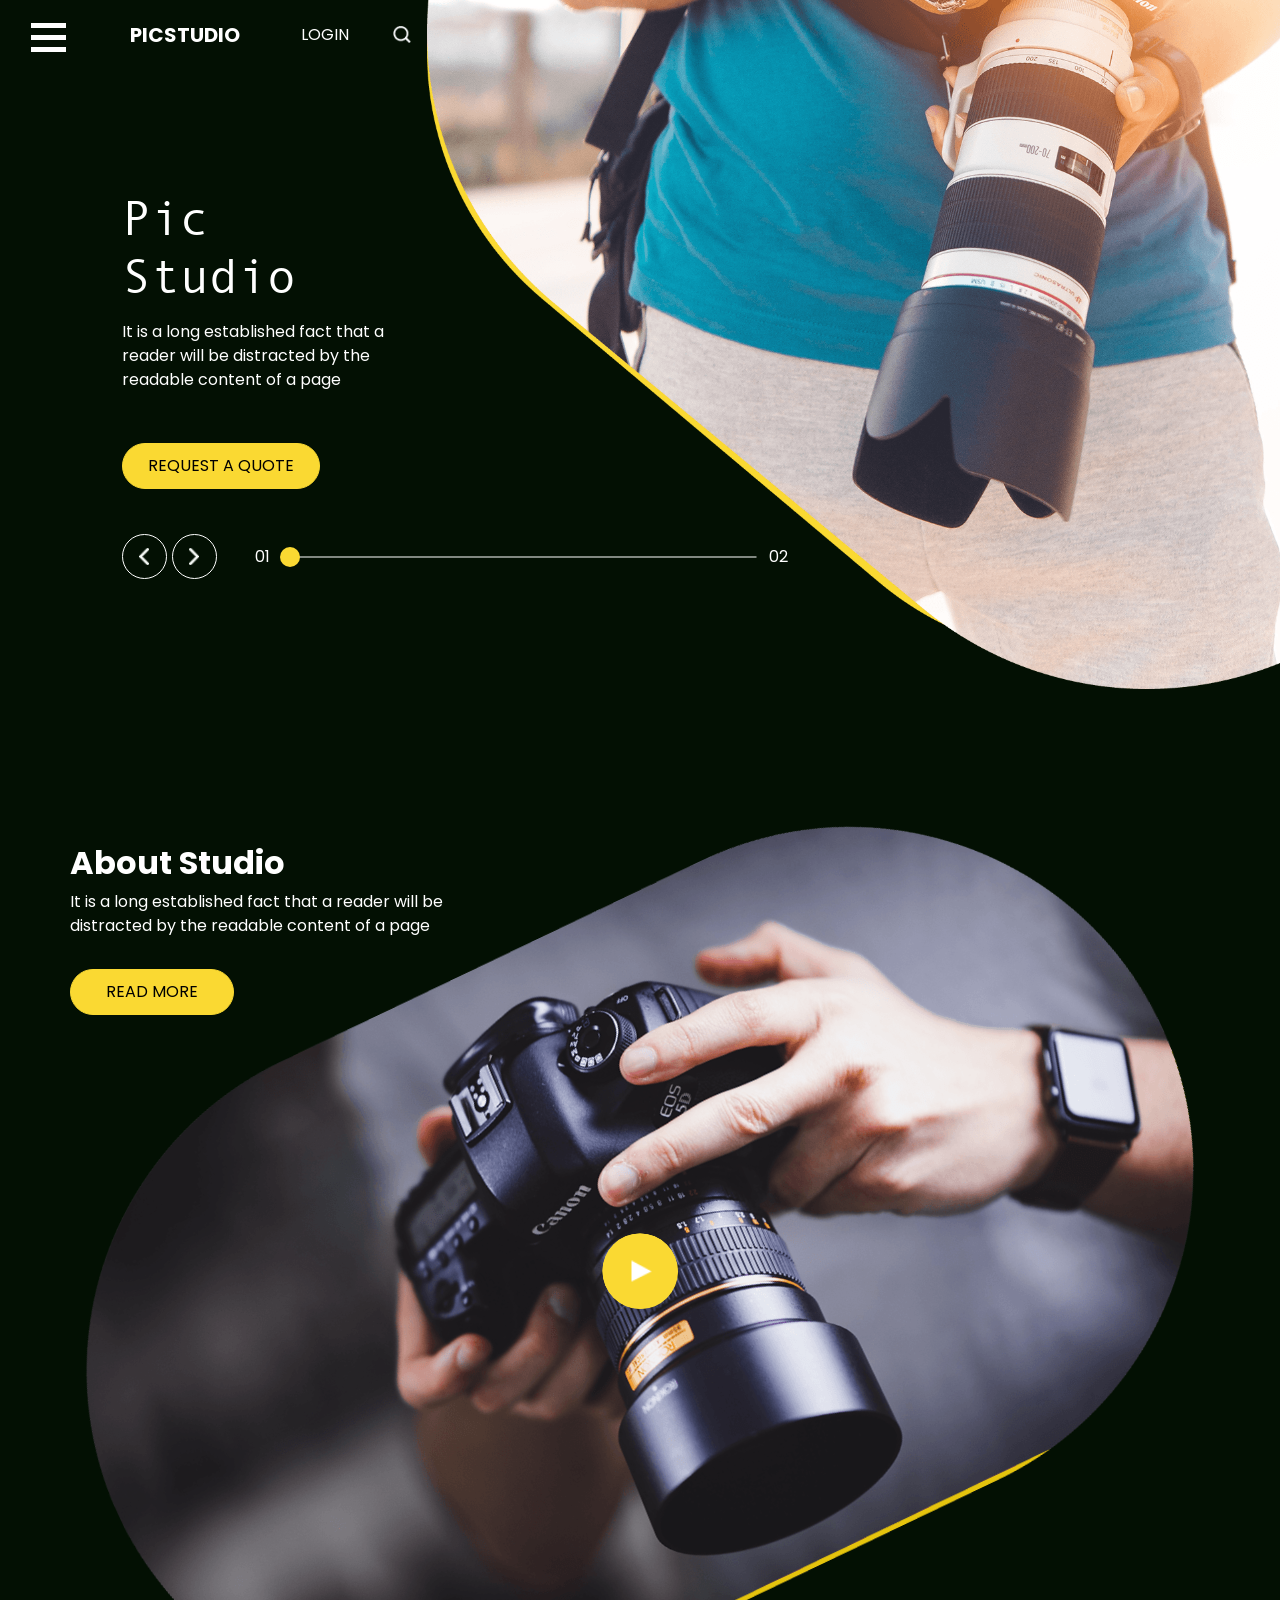
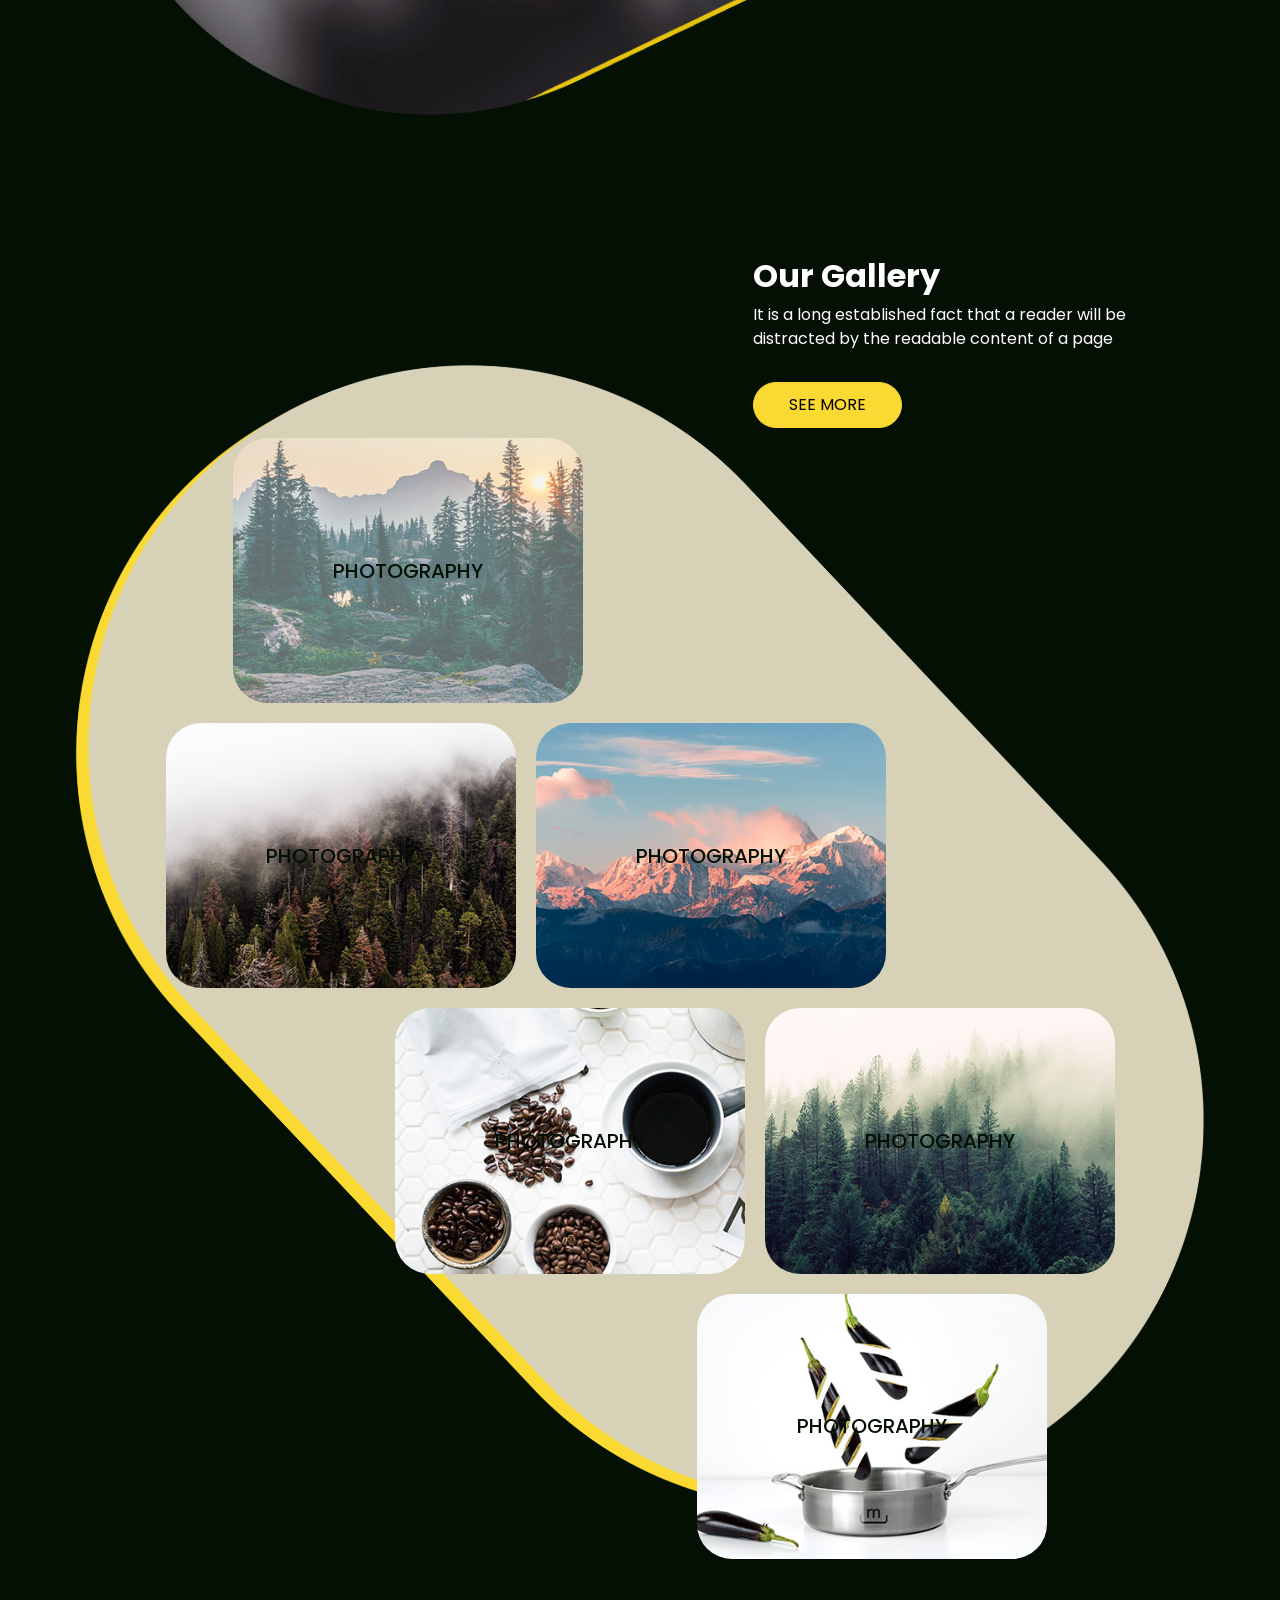
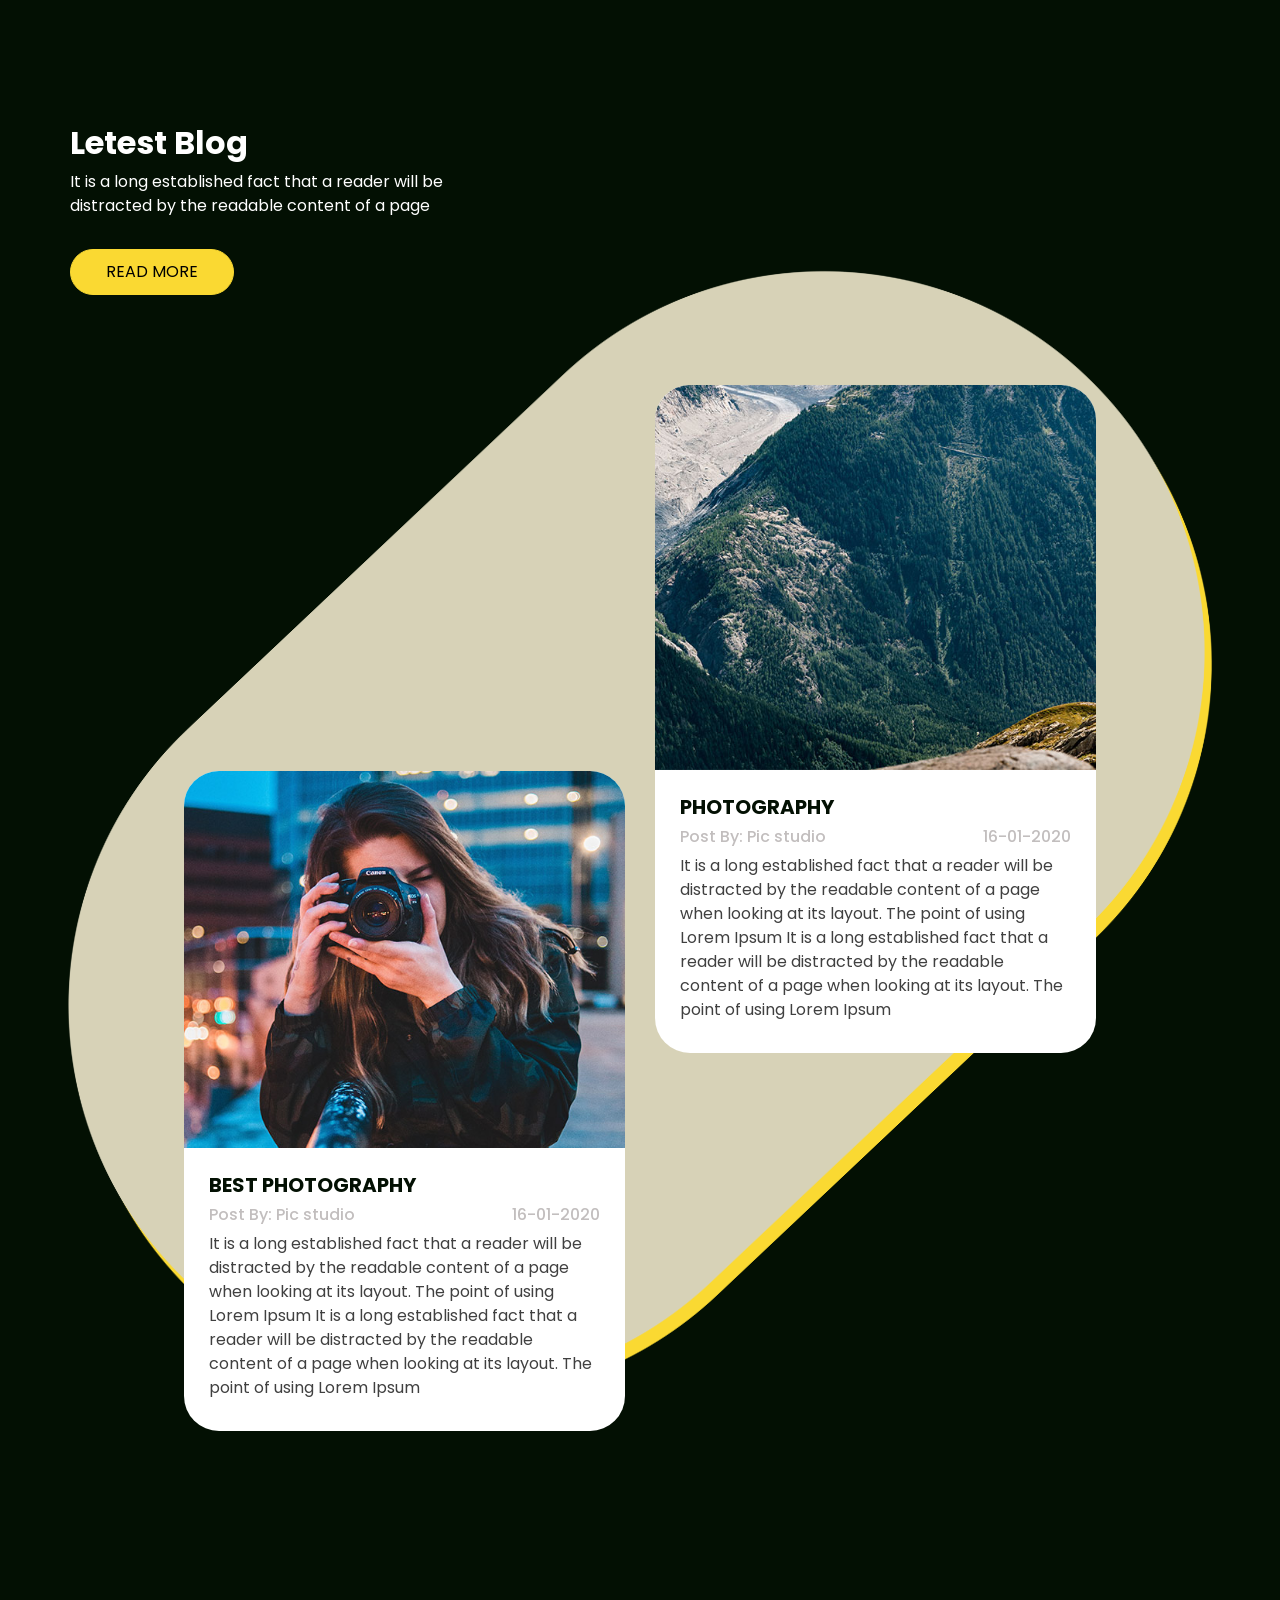
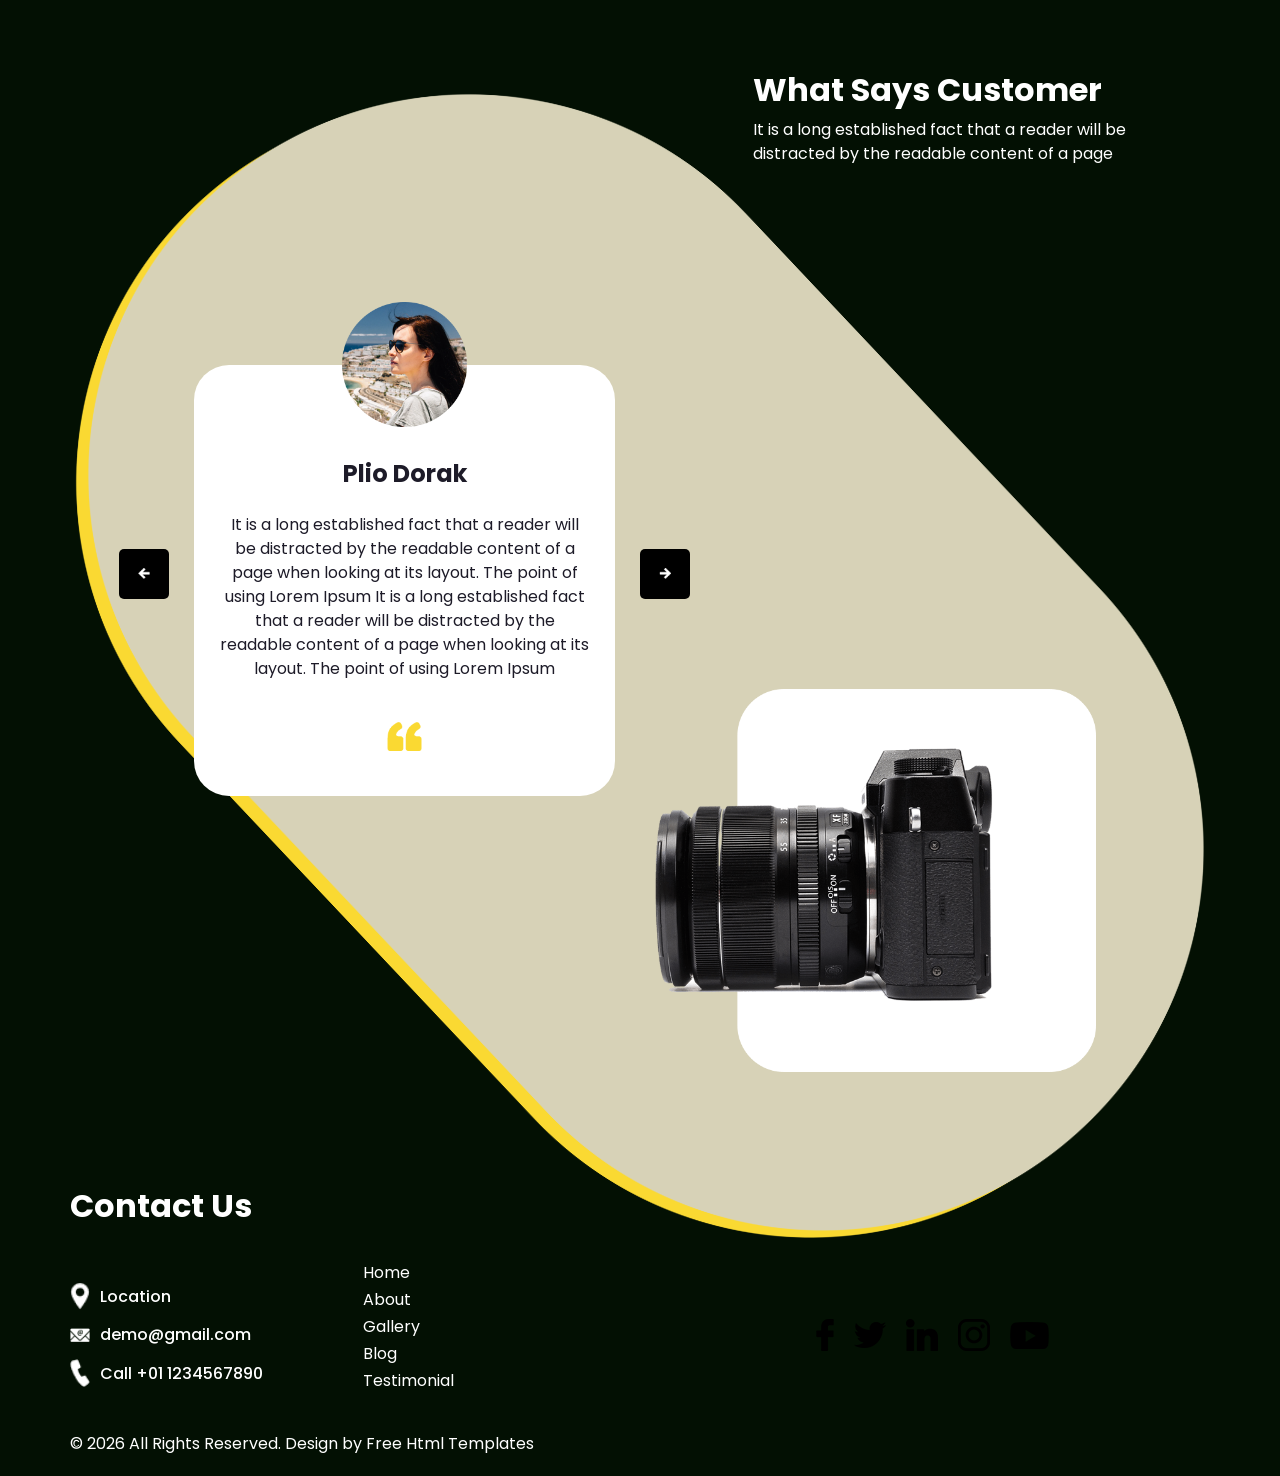
<file: project/template/picstudio-html/index.html>
<!DOCTYPE html>
<html lang="en">

<head>
  <!-- Basic -->
  <meta charset="utf-8" />
  <meta http-equiv="X-UA-Compatible" content="IE=edge" />
  <!-- Mobile Metas -->
  <meta name="viewport" content="width=device-width, initial-scale=1, shrink-to-fit=no" />
  <!-- Site Metas -->
  <meta name="keywords" content="" />
  <meta name="description" content="" />
  <meta name="author" content="" />

  <title>Picstudio</title>

  <!-- slider stylesheet -->
  <link rel="stylesheet" type="text/css" href="https://cdnjs.cloudflare.com/ajax/libs/OwlCarousel2/2.3.4/assets/owl.carousel.min.css" />

  <!-- bootstrap core css -->
  <link rel="stylesheet" type="text/css" href="css/bootstrap.css" />

  <!-- Custom styles for this template -->
  <link href=" css/style.css" rel="stylesheet" />
  <!-- responsive style -->
  <link href="css/responsive.css" rel="stylesheet" />
</head>

<body>
  <div class="hero_area">
    <!-- header section strats -->
    <header class="header_section">
      <div class="container-fluid">
        <nav class="navbar navbar-expand-lg custom_nav-container d-block">
          <div class="main_nav_menu">
            <div class="fk_width">
              <div class="custom_menu-btn">
                <button onclick="openNav()">
                  <span class="s-1"> </span>
                  <span class="s-2"> </span>
                  <span class="s-3"> </span>
                </button>
              </div>
              <div id="myNav" class="overlay">
                <div class="overlay-content">
                  <a class="" href="index.html">Home <span class="sr-only">(current)</span></a>
                  <a class="" href="about.html">About </a>
                  <a class="" href="gallery.html">Gallery </a>
                  <a class="" href="blog.html">Blog </a>
                  <a class="" href="testimonial.html">Testimonial </a>
                </div>
              </div>
            </div>
            <a class="navbar-brand" href="index.html">
              <span>
                Picstudio
              </span>
            </a>
            <div class="user_option">
              <a href="#">
                login
              </a>
              <form class="form-inline ">
                <button class="btn  nav_search-btn" type="submit"></button>
              </form>
            </div>
          </div>
        </nav>
      </div>
    </header>
    <!-- end header section -->

    <!-- slider section -->
    <section class=" slider_section position-relative">
      <div class="container-fluid">
        <div class="row slider-row">
          <div class="col-lg-3 offset-lg-1">
            <div id="carouselExampleIndicators" class="carousel slide" data-ride="carousel">
              <div class="carousel-inner">
                <div class="carousel-item active">
                  <div class="detail-box">
                    <h1>
                      Pic <br />
                      Studio
                    </h1>
                    <p>
                      It is a long established fact that a reader will be distracted by the readable content of a page
                    </p>
                    <div>
                      <a href="#">
                        Request A Quote
                      </a>
                    </div>
                  </div>
                </div>
                <div class="carousel-item">
                  <div class="detail-box">
                    <h1>
                      Pic <br />
                      Studio
                    </h1>
                    <p>
                      It is a long established fact that a reader will be distracted by the readable content of a page
                    </p>
                    <div>
                      <a href="#">
                        Request A Quote
                      </a>
                    </div>
                  </div>
                </div>
              </div>
              <div class="carousel_control-box">
                <div class="carousel_btn-container">
                  <a class="carousel-control-prev" href="#carouselExampleIndicators" role="button" data-slide="prev">
                    <span class="sr-only">Previous</span>
                  </a>
                  <a class="carousel-control-next" href="#carouselExampleIndicators" role="button" data-slide="next">
                    <span class="sr-only">Next</span>
                  </a>
                </div>
                <ol class="carousel-indicators">
                  <li data-target="#carouselExampleIndicators" data-slide-to="0" class="active li_one">01</li>
                  <li data-target="#carouselExampleIndicators" data-slide-to="1" class="li_two">02</li>
                  <li class="ol_design"></li>
                </ol>
              </div>
            </div>
          </div>
          <div class="col-lg-8 px-0">
            <div class="img-box">
              <img src="images/slider-img.png" alt="" />
            </div>
          </div>
        </div>
      </div>
    </section>
    <!-- end slider section -->
  </div>

  <!-- about section -->

  <section class="about_section layout_padding">
    <div class="container">
      <div class="row">
        <div class="col-md-5">
          <div class="detail-box">
            <div class="heading_container">
              <h2>
                About Studio
              </h2>
              <p>
                It is a long established fact that a reader will be distracted by the readable content of a page
              </p>
              <a href="">
                Read More
              </a>
            </div>
          </div>
        </div>
      </div>
    </div>
    <div class="img-box">
      <div class="play_btn">
        <a href="#">
          <img src="images/play.png" alt="" />
        </a>
      </div>
      <img src="images/about-img.png" class="about-img" alt="" />
    </div>
  </section>

  <!-- end about section -->

  <!-- gallery section -->
  <section class="gallery_section layout_padding-top">
    <div class="container">
      <div class="row">
        <div class="col-lg-5 ml-auto">
          <div class="heading_container">
            <h2>
              Our Gallery
            </h2>
            <p>
              It is a long established fact that a reader will be distracted by the readable content of a page
            </p>
            <a href="">
              See More
            </a>
          </div>
        </div>
      </div>
    </div>
    <div class="gallery_container">
      <div class="gallery_bg">
        <img src="images/gallery-bg.png" alt="" />
      </div>
      <div class="container">
        <div class="gallery_box">
          <div class="box b1">
            <div class="img-box">
              <img src="images/gallery-1.jpg" alt="" />
              <h5>
                photography
              </h5>
            </div>
          </div>
          <div class="box b2">
            <div class="img-box">
              <img src="images/gallery-2.jpg" alt="" />
              <h5>
                photography
              </h5>
            </div>
            <div class="img-box">
              <img src="images/gallery-3.jpg" alt="" />
              <h5>
                photography
              </h5>
            </div>
          </div>
          <div class="box b3">
            <div class="img-box">
              <img src="images/gallery-4.jpg" alt="" />
              <h5>
                photography
              </h5>
            </div>
            <div class="img-box">
              <img src="images/gallery-5.jpg" alt="" />
              <h5>
                photography
              </h5>
            </div>
          </div>
          <div class="box b4">
            <div class="img-box">
              <img src="images/gallery-6.jpg" alt="" />
              <h5>
                photography
              </h5>
            </div>
          </div>
        </div>
      </div>
    </div>
  </section>
  <!-- end gallery section -->

  <!-- blog section -->

  <section class="blog_section layout_padding">
    <div class="container">
      <div class="row">
        <div class="col-md-5">
          <div class="detail-box">
            <div class="heading_container">
              <h2>
                Letest Blog
              </h2>
              <p>
                It is a long established fact that a reader will be distracted by the readable content of a page
              </p>
              <a href="">
                Read More
              </a>
            </div>
          </div>
        </div>
      </div>
    </div>
    <div class="blog_container">
      <div class="blog_bg">
        <img src="images/gallery-bg.png" alt="" />
      </div>
      <div class="container">
        <div class="blog_box">
          <div class="row">
            <div class="col-md-6">
              <div class="box b1">
                <div class="img-box">
                  <img src="images/blog1.jpg" alt="" />
                </div>
                <div class="blog-detail">
                  <div class="blog_title">
                    <h5>
                      Best photography
                    </h5>
                    <div class="blog_post">
                      <h6>
                        Post By: Pic studio
                      </h6>
                      <h6>
                        16-01-2020
                      </h6>
                    </div>
                  </div>
                  <p>
                    It is a long established fact that a reader will be distracted by the readable content of a page when looking at its layout. The point of using Lorem Ipsum It is a long established fact that a reader will be distracted by the readable content of a page when looking at its layout. The point of using Lorem Ipsum
                  </p>
                </div>
              </div>
            </div>
            <div class="col-md-6">
              <div class="box b2">
                <div class="img-box">
                  <img src="images/blog2.jpg" alt="" />
                </div>
                <div class="blog-detail">
                  <div class="blog_title">
                    <h5>
                      Photography
                    </h5>
                    <div class="blog_post">
                      <h6>
                        Post By: Pic studio
                      </h6>
                      <h6>
                        16-01-2020
                      </h6>
                    </div>
                  </div>
                  <p>
                    It is a long established fact that a reader will be distracted by the readable content of a page when looking at its layout. The point of using Lorem Ipsum It is a long established fact that a reader will be distracted by the readable content of a page when looking at its layout. The point of using Lorem Ipsum
                  </p>
                </div>
              </div>
            </div>
          </div>
        </div>
      </div>
    </div>
  </section>

  <!-- end blog section -->

  <!-- client section -->

  <section class="client_section layout_padding">
    <div class="container">
      <div class="row">
        <div class="col-lg-5 ml-auto">
          <div class="heading_container">
            <h2>
              What Says Customer
            </h2>
            <p>
              It is a long established fact that a reader will be distracted by the readable content of a page
            </p>
          </div>
        </div>
      </div>
    </div>
    <div class="client_container">
      <div class="client_bg">
        <img src="images/gallery-bg.png" alt="" />
      </div>
      <div class="container">
        <div class="client_box">
          <div class="row">
            <div class="col-lg-6">
              <div class="box b1">
                <div id="carouselExampleControls" class="carousel slide" data-ride="carousel">
                  <div class="carousel-inner">
                    <div class="carousel-item active">
                      <div class="client_content-box layout_padding">
                        <div class="img-box">
                          <img src="images/client.png" alt="" />
                        </div>
                        <div class="detail-box">
                          <h4>
                            Plio Dorak
                          </h4>
                          <p>
                            It is a long established fact that a reader will be distracted by the readable content of a page when looking at its layout. The point of using Lorem Ipsum It is a long established fact that a reader will be distracted by the readable content of a page when looking at its layout. The point of using Lorem Ipsum
                          </p>
                          <img src="images/quote.png" alt="" />
                        </div>
                      </div>
                    </div>
                    <div class="carousel-item">
                      <div class="client_content-box layout_padding">
                        <div class="img-box">
                          <img src="images/client.png" alt="" />
                        </div>
                        <div class="detail-box">
                          <h4>
                            Plio Dorak
                          </h4>
                          <p>
                            It is a long established fact that a reader will be distracted by the readable content of a page when looking at its layout. The point of using Lorem Ipsum It is a long established fact that a reader will be distracted by the readable content of a page when looking at its layout. The point of using Lorem Ipsum
                          </p>
                          <img src="images/quote.png" alt="" />
                        </div>
                      </div>
                    </div>
                    <div class="carousel-item">
                      <div class="client_content-box layout_padding">
                        <div class="img-box">
                          <img src="images/client.png" alt="" />
                        </div>
                        <div class="detail-box">
                          <h4>
                            Plio Dorak
                          </h4>
                          <p>
                            It is a long established fact that a reader will be distracted by the readable content of a page when looking at its layout. The point of using Lorem Ipsum It is a long established fact that a reader will be distracted by the readable content of a page when looking at its layout. The point of using Lorem Ipsum
                          </p>
                          <img src="images/quote.png" alt="" />
                        </div>
                      </div>
                    </div>
                  </div>
                  <a class="carousel-control-prev" href="#carouselExampleControls" role="button" data-slide="prev">
                    <span class="sr-only">Previous</span>
                  </a>
                  <a class="carousel-control-next" href="#carouselExampleControls" role="button" data-slide="next">
                    <span class="sr-only">Next</span>
                  </a>
                </div>
              </div>
            </div>
            <div class="col-lg-6">
              <div class="box b2">
                <div class="camera_img-box">
                  <img src="images/camera.png" alt="" />
                </div>
              </div>
            </div>
          </div>
        </div>
      </div>
    </div>
  </section>

  <!-- end client section -->

  <!-- info section -->

  <section class="info_section ">
    <div class="info_container layout_padding-top">
      <div class="container">
        <div class="heading_container">
          <h2>
            Contact Us
          </h2>
        </div>
        <div class="info_main">
          <div class="row">
            <div class="col-md-4 col-lg-3">
              <div class="info_contact ">
                <a href="#" class="link-box">
                  <div class="img-box">
                    <img src="images/location.png" alt="" />
                  </div>
                  <div class="detail-box">
                    <h6>
                      Location
                    </h6>
                  </div>
                </a>
                <a href="#" class="link-box">
                  <div class="img-box">
                    <img src="images/mail.png" alt="" />
                  </div>
                  <div class="detail-box">
                    <h6>
                      demo@gmail.com
                    </h6>
                  </div>
                </a>
                <a href="#" class="link-box">
                  <div class="img-box">
                    <img src="images/call.png" alt="" />
                  </div>
                  <div class="detail-box">
                    <h6>
                      Call +01 1234567890
                    </h6>
                  </div>
                </a>
              </div>
            </div>
            <div class="col-md-2 col-lg-3">
              <div class="info_link-box">
                <ul>
                  <li class=" ">
                    <a class="" href="index.html">Home <span class="sr-only">(current)</span></a>
                  </li>
                  <li class="">
                    <a class="" href="about.html">About </a>
                  </li>
                  <li class="">
                    <a class="" href="gallery.html">Gallery </a>
                  </li>
                  <li class="">
                    <a class="" href="blog.html">Blog </a>
                  </li>
                  <li class="">
                    <a class="" href="testimonial.html">Testimonial </a>
                  </li>
                </ul>
              </div>
            </div>
            <div class="col-md-6 ">
              <div class="social_box">
                <a href="#">
                  <img src="images/facebook.png" alt="" />
                </a>
                <a href="#">
                  <img src="images/twitter.png" alt="" />
                </a>
                <a href="#">
                  <img src="images/linkedin.png" alt="" />
                </a>
                <a href="#">
                  <img src="images/instagram.png" alt="" />
                </a>
                <a href="#">
                  <img src="images/youtube.png" alt="" />
                </a>
              </div>
            </div>
          </div>
        </div>
      </div>
    </div>
  </section>

  <!-- end info section -->

  <!-- footer section -->
  <footer class="footer_section ">
    <div class="container">
      <p>
        &copy; <span id="displayYear"></span> All Rights Reserved. Design by
        <a href="https://html.design/">Free Html Templates</a>
      </p>
    </div>
  </footer>
  <!-- footer section -->

  <script src="js/jquery-3.4.1.min.js"></script>
  <script src="js/bootstrap.js"></script>
  <script src="https://cdnjs.cloudflare.com/ajax/libs/OwlCarousel2/2.3.4/owl.carousel.min.js"></script>
  <script src="js/custom.js"></script>
</body>

</html>
</file>
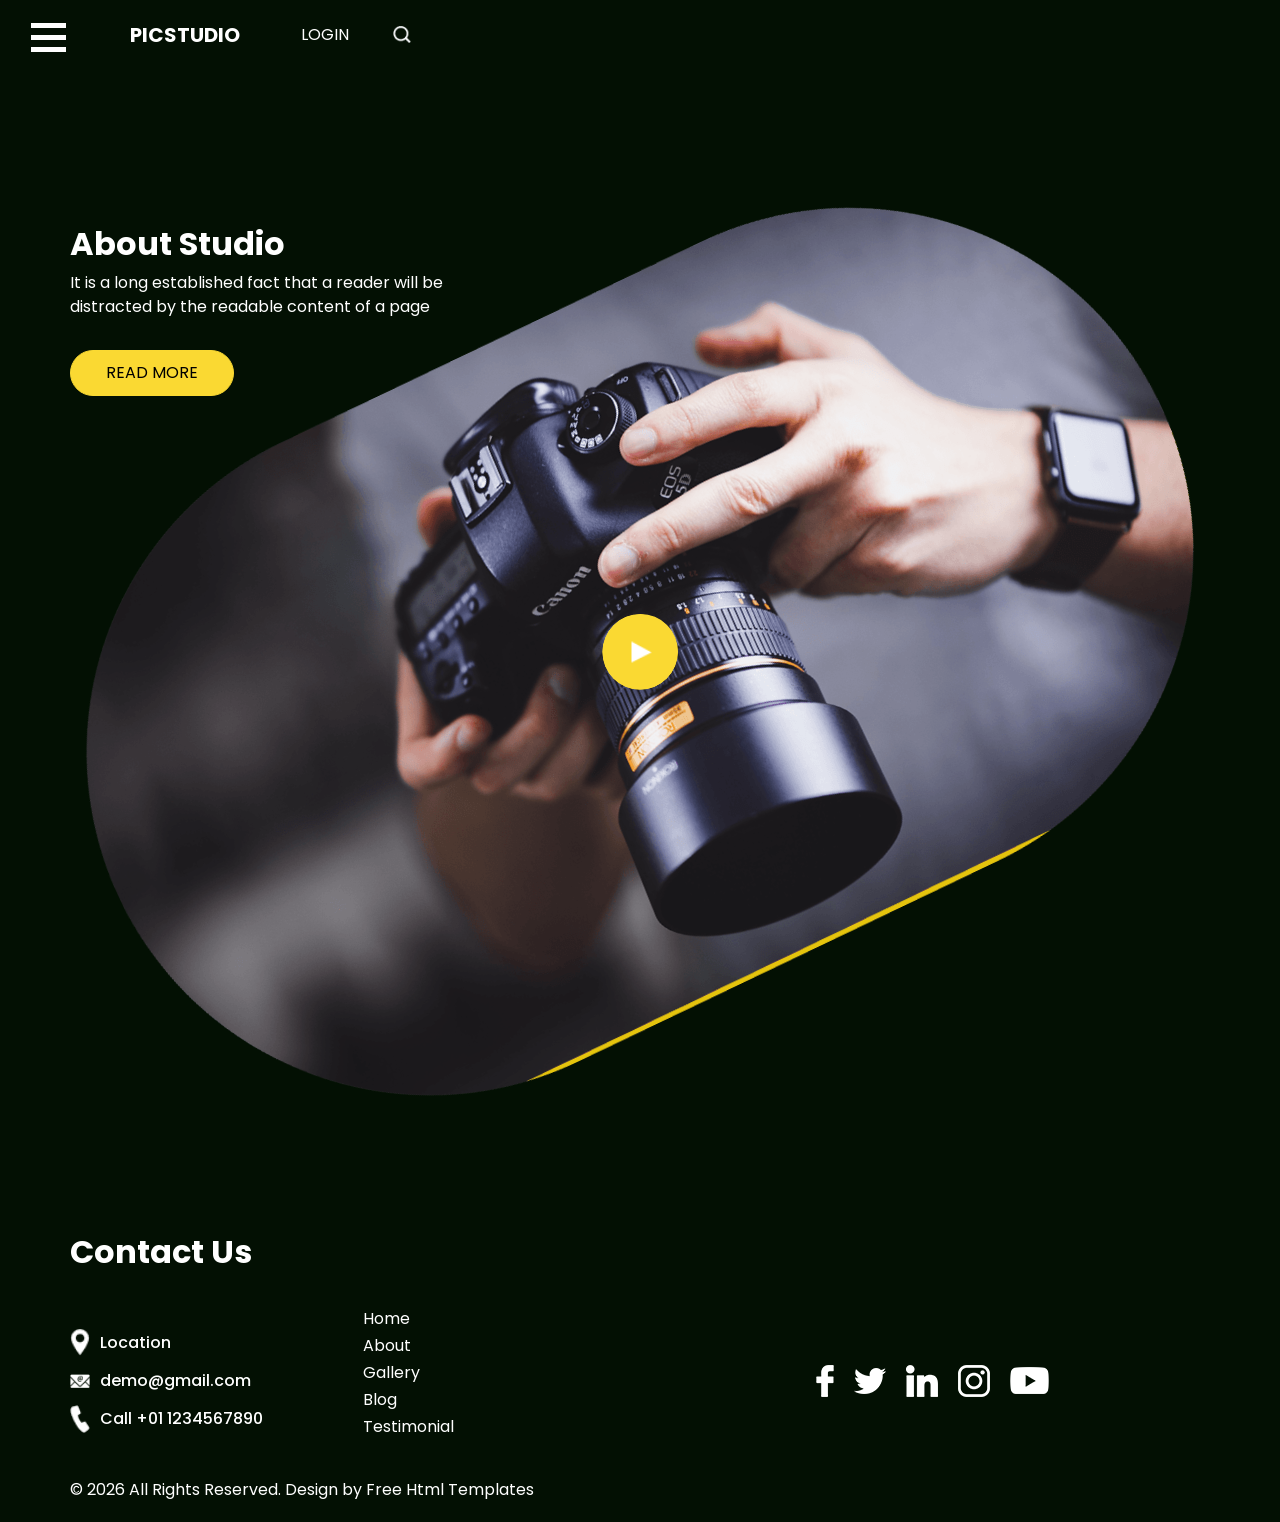
<file: project/template/picstudio-html/about.html>
<!DOCTYPE html>
<html lang="en">

<head>
  <!-- Basic -->
  <meta charset="utf-8" />
  <meta http-equiv="X-UA-Compatible" content="IE=edge" />
  <!-- Mobile Metas -->
  <meta name="viewport" content="width=device-width, initial-scale=1, shrink-to-fit=no" />
  <!-- Site Metas -->
  <meta name="keywords" content="" />
  <meta name="description" content="" />
  <meta name="author" content="" />

  <title>Picstudio</title>

  <!-- slider stylesheet -->
  <link rel="stylesheet" type="text/css" href="https://cdnjs.cloudflare.com/ajax/libs/OwlCarousel2/2.3.4/assets/owl.carousel.min.css" />

  <!-- bootstrap core css -->
  <link rel="stylesheet" type="text/css" href="css/bootstrap.css" />

  <!-- Custom styles for this template -->
  <link href=" css/style.css" rel="stylesheet" />
  <!-- responsive style -->
  <link href="css/responsive.css" rel="stylesheet" />
</head>

<body class="sub_page">
  <div class="hero_area">
    <!-- header section strats -->
    <header class="header_section">
      <div class="container-fluid">
        <nav class="navbar navbar-expand-lg custom_nav-container d-block">
          <div class="main_nav_menu">
            <div class="fk_width">
              <div class="custom_menu-btn">
                <button onclick="openNav()">
                  <span class="s-1"> </span>
                  <span class="s-2"> </span>
                  <span class="s-3"> </span>
                </button>
              </div>
              <div id="myNav" class="overlay">
                <div class="overlay-content">
                  <a class="" href="index.html">Home <span class="sr-only">(current)</span></a>
                  <a class="" href="about.html">About </a>
                  <a class="" href="gallery.html">Gallery </a>
                  <a class="" href="blog.html">Blog </a>
                  <a class="" href="testimonial.html">Testimonial </a>
                </div>
              </div>
            </div>
            <a class="navbar-brand" href="index.html">
              <span>
                Picstudio
              </span>
            </a>
            <div class="user_option">
              <a href="#">
                login
              </a>
              <form class="form-inline ">
                <button class="btn  nav_search-btn" type="submit"></button>
              </form>
            </div>
          </div>
        </nav>
      </div>
    </header>
    <!-- end header section -->
  </div>

  <div class="layout_padding">
    <!-- about section -->

    <section class="about_section layout_padding-bottom">
      <div class="container">
        <div class="row">
          <div class="col-md-5">
            <div class="detail-box">
              <div class="heading_container">
                <h2>
                  About Studio
                </h2>
                <p>
                  It is a long established fact that a reader will be distracted by the readable content of a page
                </p>
                <a href="">
                  Read More
                </a>
              </div>
            </div>
          </div>
        </div>
      </div>
      <div class="img-box">
        <div class="play_btn">
          <a href="#">
            <img src="images/play.png" alt="" />
          </a>
        </div>
        <img src="images/about-img.png" class="about-img" alt="" />
      </div>
    </section>

    <!-- end about section -->
  </div>


  <!-- info section -->

  <section class="info_section ">
    <div class="info_container layout_padding-top">
      <div class="container">
        <div class="heading_container">
          <h2>
            Contact Us
          </h2>
        </div>
        <div class="info_main">
          <div class="row">
            <div class="col-md-4 col-lg-3">
              <div class="info_contact ">
                <a href="#" class="link-box">
                  <div class="img-box">
                    <img src="images/location.png" alt="" />
                  </div>
                  <div class="detail-box">
                    <h6>
                      Location
                    </h6>
                  </div>
                </a>
                <a href="#" class="link-box">
                  <div class="img-box">
                    <img src="images/mail.png" alt="" />
                  </div>
                  <div class="detail-box">
                    <h6>
                      demo@gmail.com
                    </h6>
                  </div>
                </a>
                <a href="#" class="link-box">
                  <div class="img-box">
                    <img src="images/call.png" alt="" />
                  </div>
                  <div class="detail-box">
                    <h6>
                      Call +01 1234567890
                    </h6>
                  </div>
                </a>
              </div>
            </div>
            <div class="col-md-2 col-lg-3">
              <div class="info_link-box">
                <ul>
                  <li class=" active">
                    <a class="" href="index.html">Home <span class="sr-only">(current)</span></a>
                  </li>
                  <li class="">
                    <a class="" href="about.html">About </a>
                  </li>
                  <li class="">
                    <a class="" href="gallery.html">Gallery </a>
                  </li>
                  <li class="">
                    <a class="" href="blog.html">Blog </a>
                  </li>
                  <li class="">
                    <a class="" href="testimonial.html">Testimonial </a>
                  </li>
                </ul>
              </div>
            </div>
            <div class="col-md-6 ">
              <div class="social_box">
                <a href="#">
                  <img src="images/facebook.png" alt="" />
                </a>
                <a href="#">
                  <img src="images/twitter.png" alt="" />
                </a>
                <a href="#">
                  <img src="images/linkedin.png" alt="" />
                </a>
                <a href="#">
                  <img src="images/instagram.png" alt="" />
                </a>
                <a href="#">
                  <img src="images/youtube.png" alt="" />
                </a>
              </div>
            </div>
          </div>
        </div>
      </div>
    </div>
  </section>

  <!-- end info section -->

  <!-- footer section -->
  <footer class="footer_section ">
    <div class="container">
      <p>
        &copy; <span id="displayYear"></span> All Rights Reserved. Design by
        <a href="https://html.design/">Free Html Templates</a>
      </p>
    </div>
  </footer>
  <!-- footer section -->

  <script src="js/jquery-3.4.1.min.js"></script>
  <script src="js/bootstrap.js"></script>
  <script src="https://cdnjs.cloudflare.com/ajax/libs/OwlCarousel2/2.3.4/owl.carousel.min.js"></script>
  <script src="js/custom.js"></script>
</body>

</html>
</file>
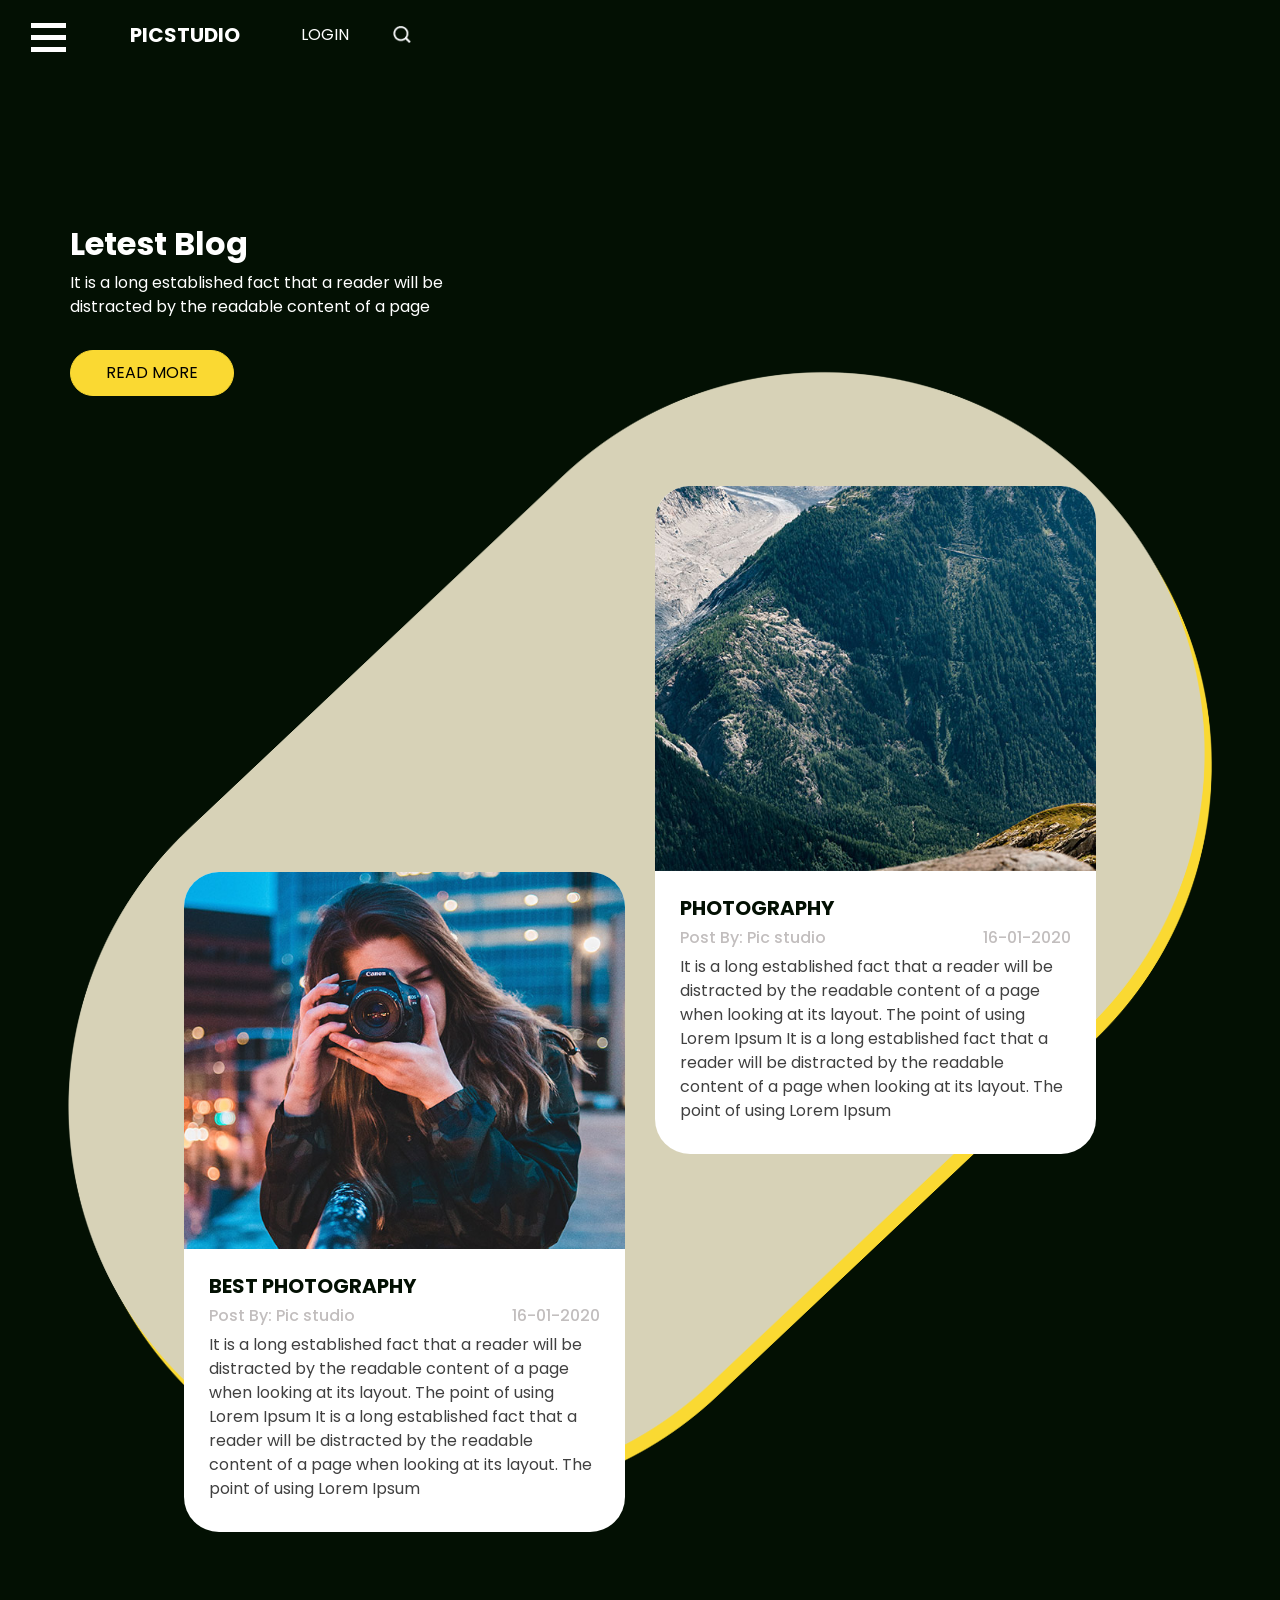
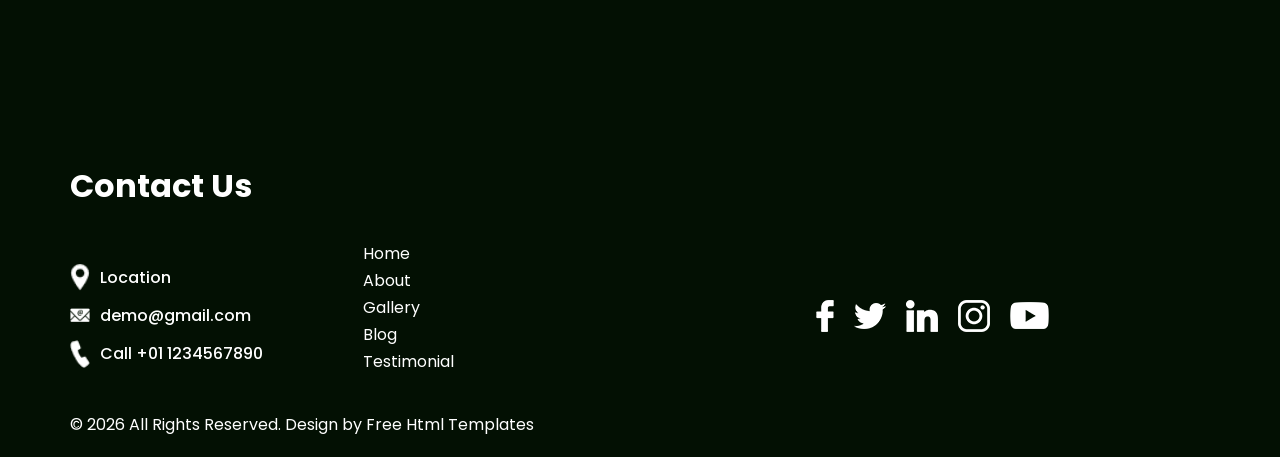
<file: project/template/picstudio-html/blog.html>
<!DOCTYPE html>
<html lang="en">

<head>
  <!-- Basic -->
  <meta charset="utf-8" />
  <meta http-equiv="X-UA-Compatible" content="IE=edge" />
  <!-- Mobile Metas -->
  <meta name="viewport" content="width=device-width, initial-scale=1, shrink-to-fit=no" />
  <!-- Site Metas -->
  <meta name="keywords" content="" />
  <meta name="description" content="" />
  <meta name="author" content="" />

  <title>Picstudio</title>

  <!-- slider stylesheet -->
  <link rel="stylesheet" type="text/css" href="https://cdnjs.cloudflare.com/ajax/libs/OwlCarousel2/2.3.4/assets/owl.carousel.min.css" />

  <!-- bootstrap core css -->
  <link rel="stylesheet" type="text/css" href="css/bootstrap.css" />

  <!-- Custom styles for this template -->
  <link href=" css/style.css" rel="stylesheet" />
  <!-- responsive style -->
  <link href="css/responsive.css" rel="stylesheet" />
</head>

<body class="sub_page">
  <div class="hero_area">
    <!-- header section strats -->
    <header class="header_section">
      <div class="container-fluid">
        <nav class="navbar navbar-expand-lg custom_nav-container d-block">
          <div class="main_nav_menu">
            <div class="fk_width">
              <div class="custom_menu-btn">
                <button onclick="openNav()">
                  <span class="s-1"> </span>
                  <span class="s-2"> </span>
                  <span class="s-3"> </span>
                </button>
              </div>
              <div id="myNav" class="overlay">
                <div class="overlay-content">
                  <a class="" href="index.html">Home <span class="sr-only">(current)</span></a>
                  <a class="" href="about.html">About </a>
                  <a class="" href="gallery.html">Gallery </a>
                  <a class="" href="blog.html">Blog </a>
                  <a class="" href="testimonial.html">Testimonial </a>
                </div>
              </div>
            </div>
            <a class="navbar-brand" href="index.html">
              <span>
                Picstudio
              </span>
            </a>
            <div class="user_option">
              <a href="#">
                login
              </a>
              <form class="form-inline ">
                <button class="btn  nav_search-btn" type="submit"></button>
              </form>
            </div>
          </div>
        </nav>
      </div>
    </header>
    <!-- end header section -->
  </div>

  <div class="layout_padding-bottom">

    <!-- blog section -->

    <section class="blog_section layout_padding">
      <div class="container">
        <div class="row">
          <div class="col-md-5">
            <div class="detail-box">
              <div class="heading_container">
                <h2>
                  Letest Blog
                </h2>
                <p>
                  It is a long established fact that a reader will be distracted by the readable content of a page
                </p>
                <a href="">
                  Read More
                </a>
              </div>
            </div>
          </div>
        </div>
      </div>
      <div class="blog_container">
        <div class="blog_bg">
          <img src="images/gallery-bg.png" alt="" />
        </div>
        <div class="container">
          <div class="blog_box">
            <div class="row">
              <div class="col-md-6">
                <div class="box b1">
                  <div class="img-box">
                    <img src="images/blog1.jpg" alt="" />
                  </div>
                  <div class="blog-detail">
                    <div class="blog_title">
                      <h5>
                        Best photography
                      </h5>
                      <div class="blog_post">
                        <h6>
                          Post By: Pic studio
                        </h6>
                        <h6>
                          16-01-2020
                        </h6>
                      </div>
                    </div>
                    <p>
                      It is a long established fact that a reader will be distracted by the readable content of a page when looking at its layout. The point of using Lorem Ipsum It is a long established fact that a reader will be distracted by the readable content of a page when looking at its layout. The point of using Lorem Ipsum
                    </p>
                  </div>
                </div>
              </div>
              <div class="col-md-6">
                <div class="box b2">
                  <div class="img-box">
                    <img src="images/blog2.jpg" alt="" />
                  </div>
                  <div class="blog-detail">
                    <div class="blog_title">
                      <h5>
                        Photography
                      </h5>
                      <div class="blog_post">
                        <h6>
                          Post By: Pic studio
                        </h6>
                        <h6>
                          16-01-2020
                        </h6>
                      </div>
                    </div>
                    <p>
                      It is a long established fact that a reader will be distracted by the readable content of a page when looking at its layout. The point of using Lorem Ipsum It is a long established fact that a reader will be distracted by the readable content of a page when looking at its layout. The point of using Lorem Ipsum
                    </p>
                  </div>
                </div>
              </div>
            </div>
          </div>
        </div>
      </div>
    </section>

    <!-- end blog section -->
  </div>

  <!-- info section -->

  <section class="info_section ">
    <div class="info_container layout_padding-top">
      <div class="container">
        <div class="heading_container">
          <h2>
            Contact Us
          </h2>
        </div>
        <div class="info_main">
          <div class="row">
            <div class="col-md-4 col-lg-3">
              <div class="info_contact ">
                <a href="#" class="link-box">
                  <div class="img-box">
                    <img src="images/location.png" alt="" />
                  </div>
                  <div class="detail-box">
                    <h6>
                      Location
                    </h6>
                  </div>
                </a>
                <a href="#" class="link-box">
                  <div class="img-box">
                    <img src="images/mail.png" alt="" />
                  </div>
                  <div class="detail-box">
                    <h6>
                      demo@gmail.com
                    </h6>
                  </div>
                </a>
                <a href="#" class="link-box">
                  <div class="img-box">
                    <img src="images/call.png" alt="" />
                  </div>
                  <div class="detail-box">
                    <h6>
                      Call +01 1234567890
                    </h6>
                  </div>
                </a>
              </div>
            </div>
            <div class="col-md-2 col-lg-3">
              <div class="info_link-box">
                <ul>
                  <li class=" active">
                    <a class="" href="index.html">Home <span class="sr-only">(current)</span></a>
                  </li>
                  <li class="">
                    <a class="" href="about.html">About </a>
                  </li>
                  <li class="">
                    <a class="" href="gallery.html">Gallery </a>
                  </li>
                  <li class="">
                    <a class="" href="blog.html">Blog </a>
                  </li>
                  <li class="">
                    <a class="" href="testimonial.html">Testimonial </a>
                  </li>
                </ul>
              </div>
            </div>
            <div class="col-md-6 ">
              <div class="social_box">
                <a href="#">
                  <img src="images/facebook.png" alt="" />
                </a>
                <a href="#">
                  <img src="images/twitter.png" alt="" />
                </a>
                <a href="#">
                  <img src="images/linkedin.png" alt="" />
                </a>
                <a href="#">
                  <img src="images/instagram.png" alt="" />
                </a>
                <a href="#">
                  <img src="images/youtube.png" alt="" />
                </a>
              </div>
            </div>
          </div>
        </div>
      </div>
    </div>
  </section>

  <!-- end info section -->

  <!-- footer section -->
  <footer class="footer_section ">
    <div class="container">
      <p>
        &copy; <span id="displayYear"></span> All Rights Reserved. Design by
        <a href="https://html.design/">Free Html Templates</a>
      </p>
    </div>
  </footer>
  <!-- footer section -->

  <script src="js/jquery-3.4.1.min.js"></script>
  <script src="js/bootstrap.js"></script>
  <script src="https://cdnjs.cloudflare.com/ajax/libs/OwlCarousel2/2.3.4/owl.carousel.min.js"></script>
  <script src="js/custom.js"></script>
</body>

</html>
</file>
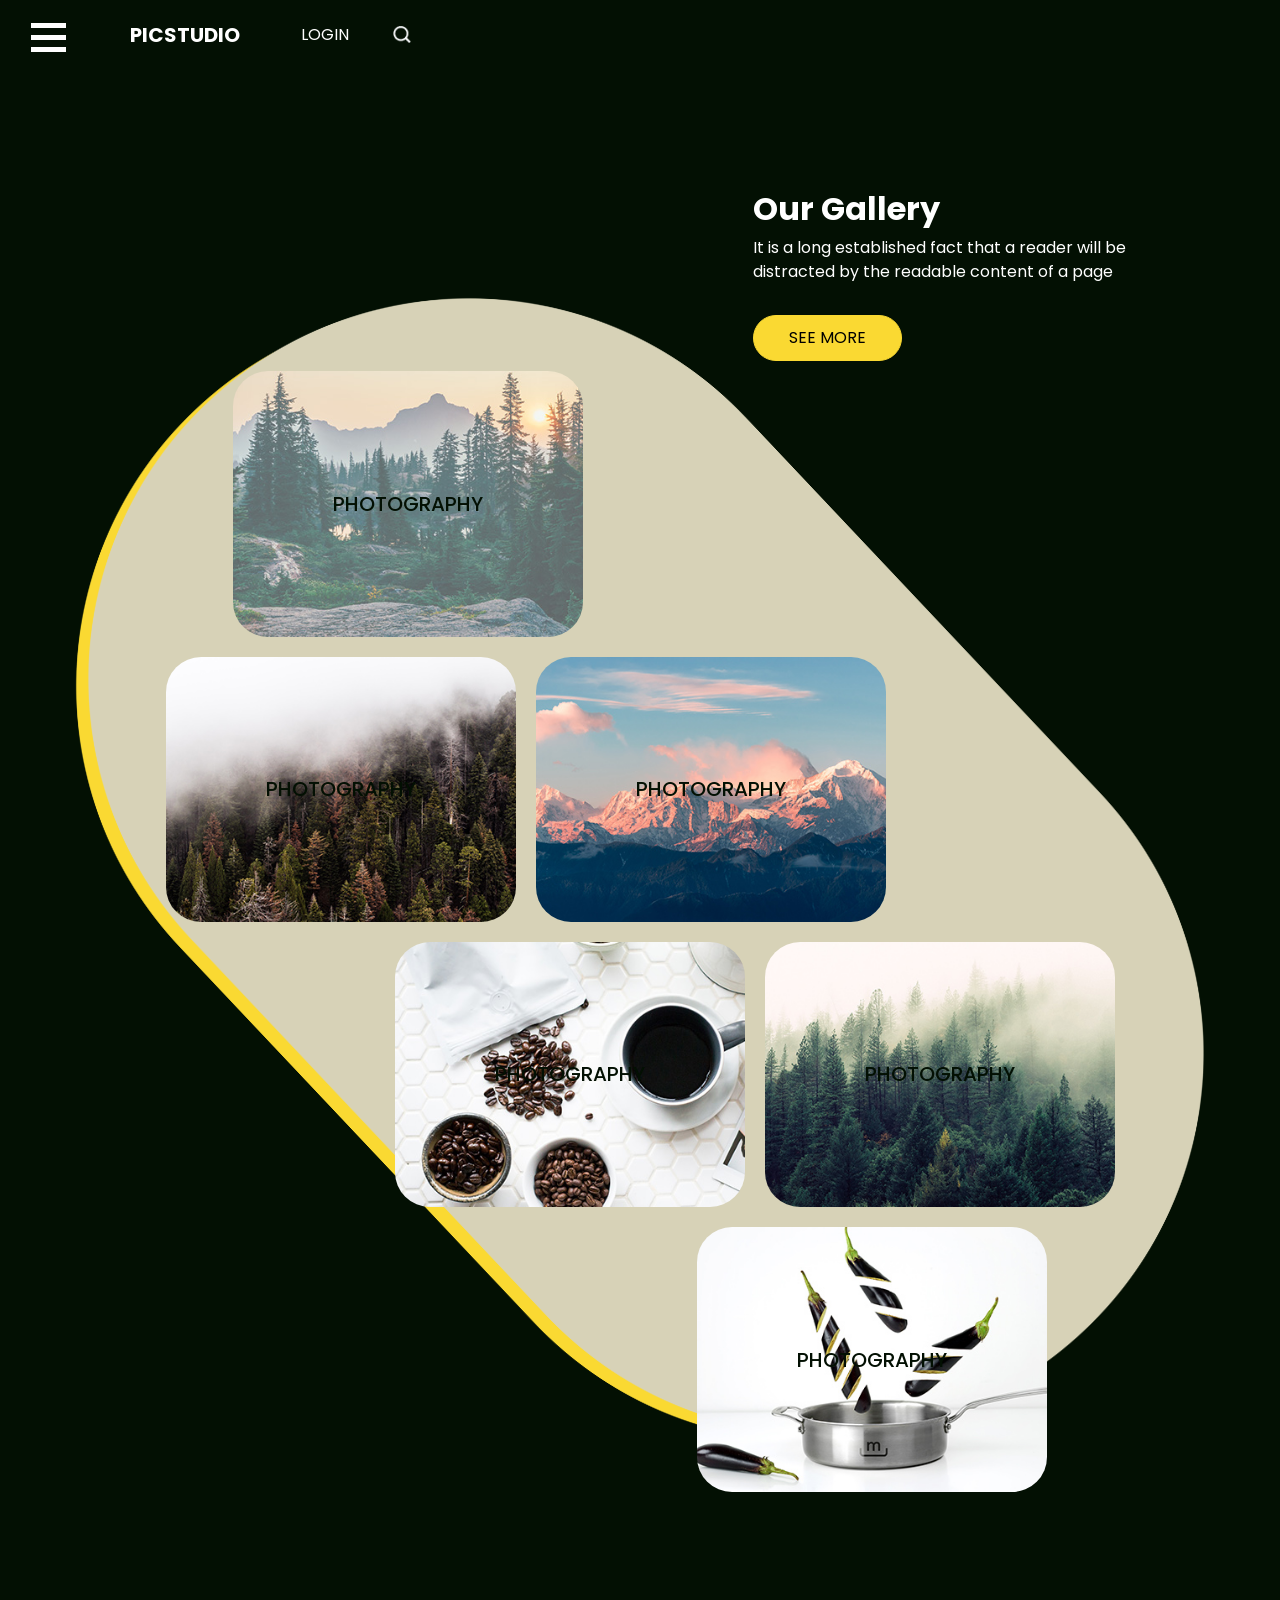
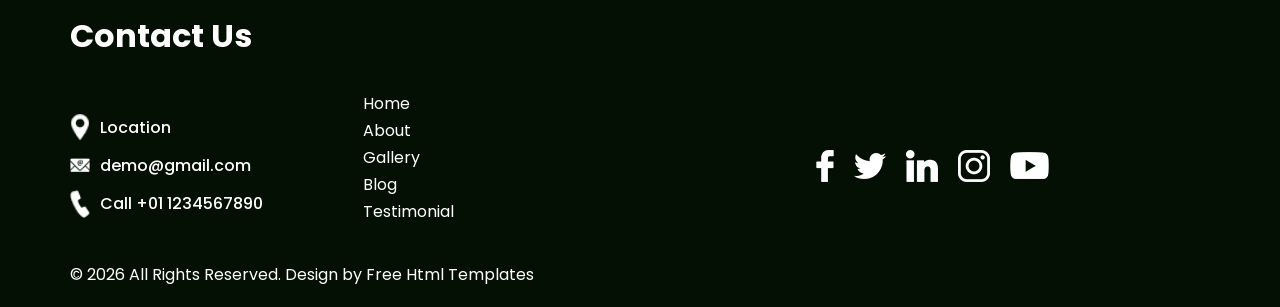
<file: project/template/picstudio-html/gallery.html>
<!DOCTYPE html>
<html lang="en">

<head>
  <!-- Basic -->
  <meta charset="utf-8" />
  <meta http-equiv="X-UA-Compatible" content="IE=edge" />
  <!-- Mobile Metas -->
  <meta name="viewport" content="width=device-width, initial-scale=1, shrink-to-fit=no" />
  <!-- Site Metas -->
  <meta name="keywords" content="" />
  <meta name="description" content="" />
  <meta name="author" content="" />

  <title>Picstudio</title>

  <!-- slider stylesheet -->
  <link rel="stylesheet" type="text/css" href="https://cdnjs.cloudflare.com/ajax/libs/OwlCarousel2/2.3.4/assets/owl.carousel.min.css" />

  <!-- bootstrap core css -->
  <link rel="stylesheet" type="text/css" href="css/bootstrap.css" />

  <!-- Custom styles for this template -->
  <link href=" css/style.css" rel="stylesheet" />
  <!-- responsive style -->
  <link href="css/responsive.css" rel="stylesheet" />
</head>

<body class="sub_page">
  <div class="hero_area">
    <!-- header section strats -->
    <header class="header_section">
      <div class="container-fluid">
        <nav class="navbar navbar-expand-lg custom_nav-container d-block">
          <div class="main_nav_menu">
            <div class="fk_width">
              <div class="custom_menu-btn">
                <button onclick="openNav()">
                  <span class="s-1"> </span>
                  <span class="s-2"> </span>
                  <span class="s-3"> </span>
                </button>
              </div>
              <div id="myNav" class="overlay">
                <div class="overlay-content">
                  <a class="" href="index.html">Home <span class="sr-only">(current)</span></a>
                  <a class="" href="about.html">About </a>
                  <a class="" href="gallery.html">Gallery </a>
                  <a class="" href="blog.html">Blog </a>
                  <a class="" href="testimonial.html">Testimonial </a>
                </div>
              </div>
            </div>
            <a class="navbar-brand" href="index.html">
              <span>
                Picstudio
              </span>
            </a>
            <div class="user_option">
              <a href="#">
                login
              </a>
              <form class="form-inline ">
                <button class="btn  nav_search-btn" type="submit"></button>
              </form>
            </div>
          </div>
        </nav>
      </div>
    </header>
    <!-- end header section -->

  </div>


  <!-- gallery section -->
  <section class="gallery_section layout_padding">
    <div class="container">
      <div class="row">
        <div class="col-lg-5 ml-auto">
          <div class="heading_container">
            <h2>
              Our Gallery
            </h2>
            <p>
              It is a long established fact that a reader will be distracted by the readable content of a page
            </p>
            <a href="">
              See More
            </a>
          </div>
        </div>
      </div>
    </div>
    <div class="gallery_container">
      <div class="gallery_bg">
        <img src="images/gallery-bg.png" alt="" />
      </div>
      <div class="container">
        <div class="gallery_box">
          <div class="box b1">
            <div class="img-box">
              <img src="images/gallery-1.jpg" alt="" />
              <h5>
                photography
              </h5>
            </div>
          </div>
          <div class="box b2">
            <div class="img-box">
              <img src="images/gallery-2.jpg" alt="" />
              <h5>
                photography
              </h5>
            </div>
            <div class="img-box">
              <img src="images/gallery-3.jpg" alt="" />
              <h5>
                photography
              </h5>
            </div>
          </div>
          <div class="box b3">
            <div class="img-box">
              <img src="images/gallery-4.jpg" alt="" />
              <h5>
                photography
              </h5>
            </div>
            <div class="img-box">
              <img src="images/gallery-5.jpg" alt="" />
              <h5>
                photography
              </h5>
            </div>
          </div>
          <div class="box b4">
            <div class="img-box">
              <img src="images/gallery-6.jpg" alt="" />
              <h5>
                photography
              </h5>
            </div>
          </div>
        </div>
      </div>
    </div>
  </section>
  <!-- end gallery section -->

  <!-- info section -->

  <section class="info_section ">
    <div class="info_container layout_padding-top">
      <div class="container">
        <div class="heading_container">
          <h2>
            Contact Us
          </h2>
        </div>
        <div class="info_main">
          <div class="row">
            <div class="col-md-4 col-lg-3">
              <div class="info_contact ">
                <a href="#" class="link-box">
                  <div class="img-box">
                    <img src="images/location.png" alt="" />
                  </div>
                  <div class="detail-box">
                    <h6>
                      Location
                    </h6>
                  </div>
                </a>
                <a href="#" class="link-box">
                  <div class="img-box">
                    <img src="images/mail.png" alt="" />
                  </div>
                  <div class="detail-box">
                    <h6>
                      demo@gmail.com
                    </h6>
                  </div>
                </a>
                <a href="#" class="link-box">
                  <div class="img-box">
                    <img src="images/call.png" alt="" />
                  </div>
                  <div class="detail-box">
                    <h6>
                      Call +01 1234567890
                    </h6>
                  </div>
                </a>
              </div>
            </div>
            <div class="col-md-2 col-lg-3">
              <div class="info_link-box">
                <ul>
                  <li class=" ">
                    <a class="" href="index.html">Home <span class="sr-only">(current)</span></a>
                  </li>
                  <li class="">
                    <a class="" href="about.html">About </a>
                  </li>
                  <li class="">
                    <a class="" href="gallery.html">Gallery </a>
                  </li>
                  <li class="">
                    <a class="" href="blog.html">Blog </a>
                  </li>
                  <li class="">
                    <a class="" href="testimonial.html">Testimonial </a>
                  </li>
                </ul>
              </div>
            </div>
            <div class="col-md-6 ">
              <div class="social_box">
                <a href="#">
                  <img src="images/facebook.png" alt="" />
                </a>
                <a href="#">
                  <img src="images/twitter.png" alt="" />
                </a>
                <a href="#">
                  <img src="images/linkedin.png" alt="" />
                </a>
                <a href="#">
                  <img src="images/instagram.png" alt="" />
                </a>
                <a href="#">
                  <img src="images/youtube.png" alt="" />
                </a>
              </div>
            </div>
          </div>
        </div>
      </div>
    </div>
  </section>

  <!-- end info section -->

  <!-- footer section -->
  <footer class="footer_section ">
    <div class="container">
      <p>
        &copy; <span id="displayYear"></span> All Rights Reserved. Design by
        <a href="https://html.design/">Free Html Templates</a>
      </p>
    </div>
  </footer>
  <!-- footer section -->

  <script src="js/jquery-3.4.1.min.js"></script>
  <script src="js/bootstrap.js"></script>
  <script src="https://cdnjs.cloudflare.com/ajax/libs/OwlCarousel2/2.3.4/owl.carousel.min.js"></script>
  <script src="js/custom.js"></script>
</body>

</html>
</file>
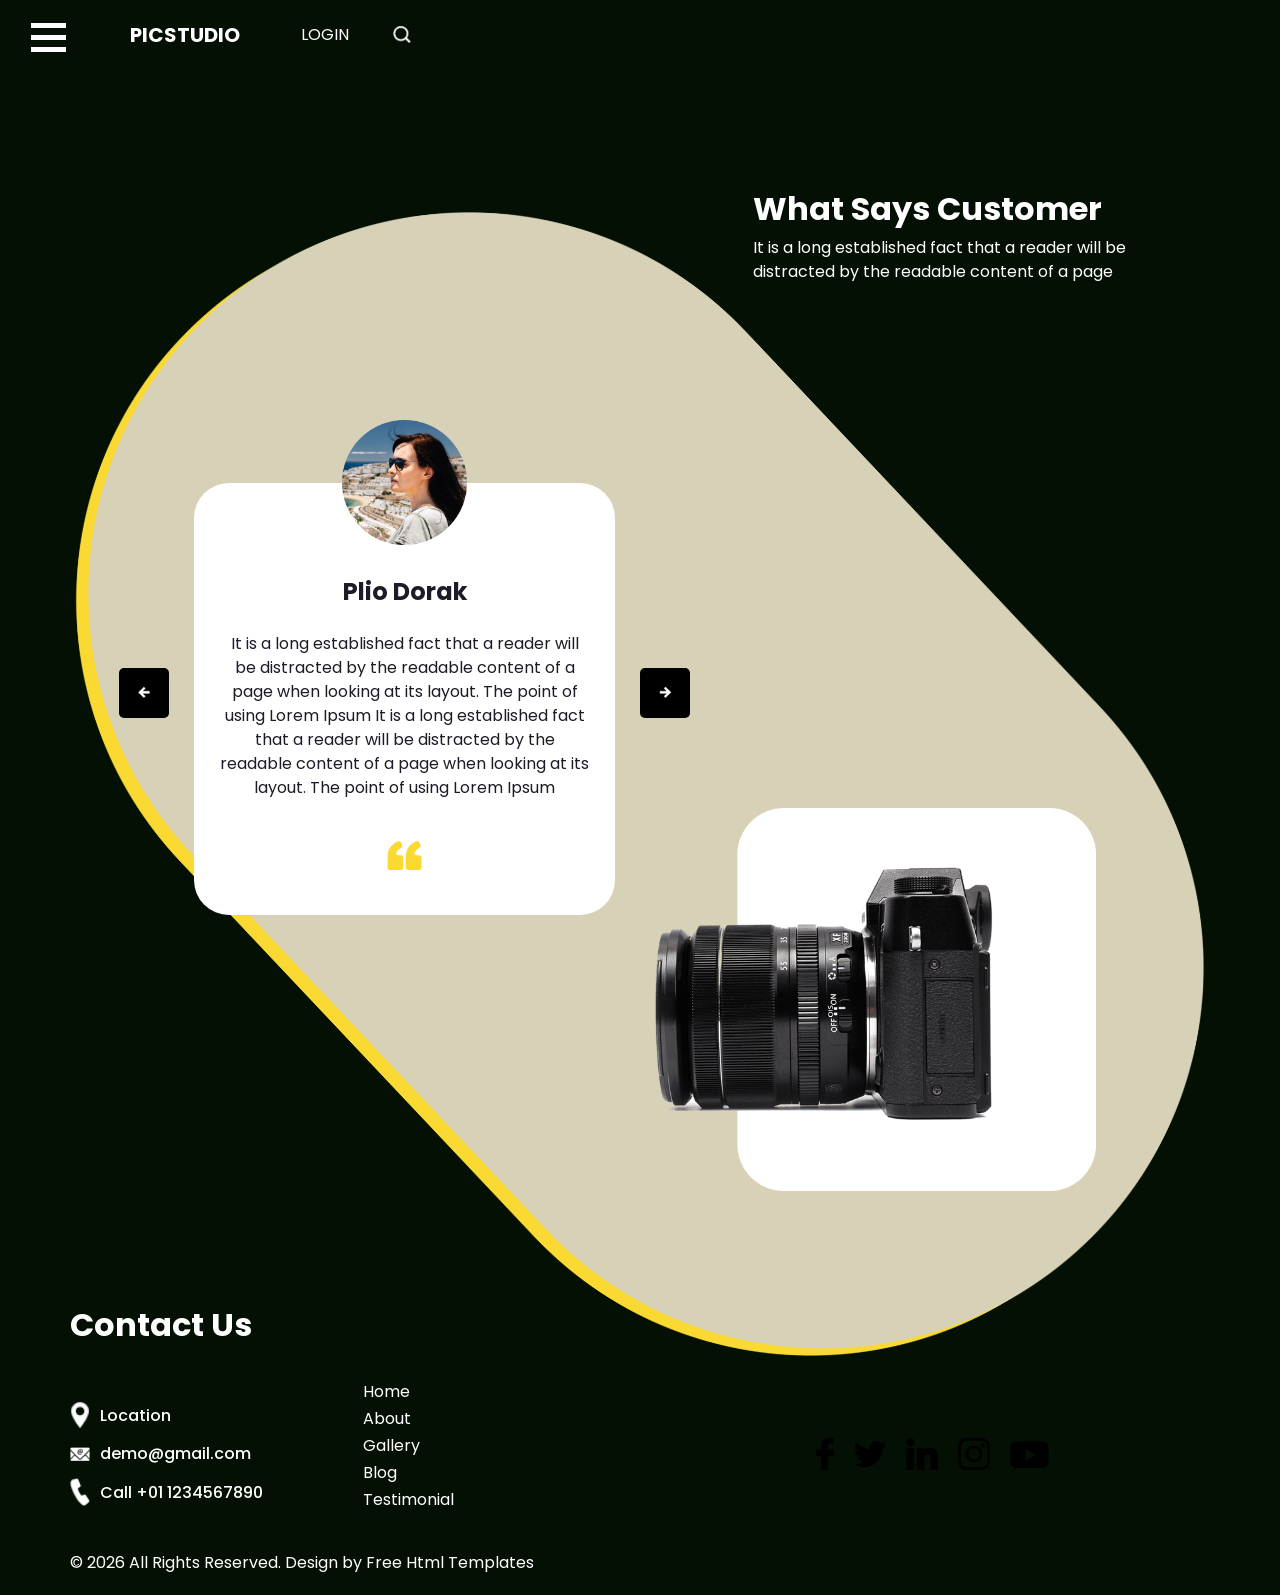
<file: project/template/picstudio-html/testimonial.html>
<!DOCTYPE html>
<html lang="en">

<head>
  <!-- Basic -->
  <meta charset="utf-8" />
  <meta http-equiv="X-UA-Compatible" content="IE=edge" />
  <!-- Mobile Metas -->
  <meta name="viewport" content="width=device-width, initial-scale=1, shrink-to-fit=no" />
  <!-- Site Metas -->
  <meta name="keywords" content="" />
  <meta name="description" content="" />
  <meta name="author" content="" />

  <title>Picstudio</title>

  <!-- slider stylesheet -->
  <link rel="stylesheet" type="text/css" href="https://cdnjs.cloudflare.com/ajax/libs/OwlCarousel2/2.3.4/assets/owl.carousel.min.css" />

  <!-- bootstrap core css -->
  <link rel="stylesheet" type="text/css" href="css/bootstrap.css" />

  <!-- Custom styles for this template -->
  <link href=" css/style.css" rel="stylesheet" />
  <!-- responsive style -->
  <link href="css/responsive.css" rel="stylesheet" />
</head>

<body class="">
  <div class="hero_area">
    <!-- header section strats -->
    <header class="header_section">
      <div class="container-fluid">
        <nav class="navbar navbar-expand-lg custom_nav-container d-block">
          <div class="main_nav_menu">
            <div class="fk_width">
              <div class="custom_menu-btn">
                <button onclick="openNav()">
                  <span class="s-1"> </span>
                  <span class="s-2"> </span>
                  <span class="s-3"> </span>
                </button>
              </div>
              <div id="myNav" class="overlay">
                <div class="overlay-content">
                  <a class="" href="index.html">Home <span class="sr-only">(current)</span></a>
                  <a class="" href="about.html">About </a>
                  <a class="" href="gallery.html">Gallery </a>
                  <a class="" href="blog.html">Blog </a>
                  <a class="" href="testimonial.html">Testimonial </a>
                </div>
              </div>
            </div>
            <a class="navbar-brand" href="index.html">
              <span>
                Picstudio
              </span>
            </a>
            <div class="user_option">
              <a href="#">
                login
              </a>
              <form class="form-inline ">
                <button class="btn  nav_search-btn" type="submit"></button>
              </form>
            </div>
          </div>
        </nav>
      </div>
    </header>
    <!-- end header section -->


  </div>


  <!-- client section -->

  <section class="client_section layout_padding">
    <div class="container">
      <div class="row">
        <div class="col-lg-5 ml-auto">
          <div class="heading_container">
            <h2>
              What Says Customer
            </h2>
            <p>
              It is a long established fact that a reader will be distracted by the readable content of a page
            </p>
          </div>
        </div>
      </div>
    </div>
    <div class="client_container">
      <div class="client_bg">
        <img src="images/gallery-bg.png" alt="" />
      </div>
      <div class="container">
        <div class="client_box">
          <div class="row">
            <div class="col-lg-6">
              <div class="box b1">
                <div id="carouselExampleControls" class="carousel slide" data-ride="carousel">
                  <div class="carousel-inner">
                    <div class="carousel-item active">
                      <div class="client_content-box layout_padding">
                        <div class="img-box">
                          <img src="images/client.png" alt="" />
                        </div>
                        <div class="detail-box">
                          <h4>
                            Plio Dorak
                          </h4>
                          <p>
                            It is a long established fact that a reader will be distracted by the readable content of a page when looking at its layout. The point of using Lorem Ipsum It is a long established fact that a reader will be distracted by the readable content of a page when looking at its layout. The point of using Lorem Ipsum
                          </p>
                          <img src="images/quote.png" alt="" />
                        </div>
                      </div>
                    </div>
                    <div class="carousel-item">
                      <div class="client_content-box layout_padding">
                        <div class="img-box">
                          <img src="images/client.png" alt="" />
                        </div>
                        <div class="detail-box">
                          <h4>
                            Plio Dorak
                          </h4>
                          <p>
                            It is a long established fact that a reader will be distracted by the readable content of a page when looking at its layout. The point of using Lorem Ipsum It is a long established fact that a reader will be distracted by the readable content of a page when looking at its layout. The point of using Lorem Ipsum
                          </p>
                          <img src="images/quote.png" alt="" />
                        </div>
                      </div>
                    </div>
                    <div class="carousel-item">
                      <div class="client_content-box layout_padding">
                        <div class="img-box">
                          <img src="images/client.png" alt="" />
                        </div>
                        <div class="detail-box">
                          <h4>
                            Plio Dorak
                          </h4>
                          <p>
                            It is a long established fact that a reader will be distracted by the readable content of a page when looking at its layout. The point of using Lorem Ipsum It is a long established fact that a reader will be distracted by the readable content of a page when looking at its layout. The point of using Lorem Ipsum
                          </p>
                          <img src="images/quote.png" alt="" />
                        </div>
                      </div>
                    </div>
                  </div>
                  <a class="carousel-control-prev" href="#carouselExampleControls" role="button" data-slide="prev">
                    <span class="sr-only">Previous</span>
                  </a>
                  <a class="carousel-control-next" href="#carouselExampleControls" role="button" data-slide="next">
                    <span class="sr-only">Next</span>
                  </a>
                </div>
              </div>
            </div>
            <div class="col-lg-6">
              <div class="box b2">
                <div class="camera_img-box">
                  <img src="images/camera.png" alt="" />
                </div>
              </div>
            </div>
          </div>
        </div>
      </div>
    </div>
  </section>

  <!-- end client section -->

  <!-- info section -->

  <section class="info_section ">
    <div class="info_container layout_padding-top">
      <div class="container">
        <div class="heading_container">
          <h2>
            Contact Us
          </h2>
        </div>
        <div class="info_main">
          <div class="row">
            <div class="col-md-4 col-lg-3">
              <div class="info_contact ">
                <a href="#" class="link-box">
                  <div class="img-box">
                    <img src="images/location.png" alt="" />
                  </div>
                  <div class="detail-box">
                    <h6>
                      Location
                    </h6>
                  </div>
                </a>
                <a href="#" class="link-box">
                  <div class="img-box">
                    <img src="images/mail.png" alt="" />
                  </div>
                  <div class="detail-box">
                    <h6>
                      demo@gmail.com
                    </h6>
                  </div>
                </a>
                <a href="#" class="link-box">
                  <div class="img-box">
                    <img src="images/call.png" alt="" />
                  </div>
                  <div class="detail-box">
                    <h6>
                      Call +01 1234567890
                    </h6>
                  </div>
                </a>
              </div>
            </div>
            <div class="col-md-2 col-lg-3">
              <div class="info_link-box">
                <ul>
                  <li class=" active">
                    <a class="" href="index.html">Home <span class="sr-only">(current)</span></a>
                  </li>
                  <li class="">
                    <a class="" href="about.html">About </a>
                  </li>
                  <li class="">
                    <a class="" href="gallery.html">Gallery </a>
                  </li>
                  <li class="">
                    <a class="" href="blog.html">Blog </a>
                  </li>
                  <li class="">
                    <a class="" href="testimonial.html">Testimonial </a>
                  </li>
                </ul>
              </div>
            </div>
            <div class="col-md-6 ">
              <div class="social_box">
                <a href="#">
                  <img src="images/facebook.png" alt="" />
                </a>
                <a href="#">
                  <img src="images/twitter.png" alt="" />
                </a>
                <a href="#">
                  <img src="images/linkedin.png" alt="" />
                </a>
                <a href="#">
                  <img src="images/instagram.png" alt="" />
                </a>
                <a href="#">
                  <img src="images/youtube.png" alt="" />
                </a>
              </div>
            </div>
          </div>
        </div>
      </div>
    </div>
  </section>

  <!-- end info section -->

  <!-- footer section -->
  <footer class="footer_section ">
    <div class="container">
      <p>
        &copy; <span id="displayYear"></span> All Rights Reserved. Design by
        <a href="https://html.design/">Free Html Templates</a>
      </p>
    </div>
  </footer>
  <!-- footer section -->

  <script src="js/jquery-3.4.1.min.js"></script>
  <script src="js/bootstrap.js"></script>
  <script src="https://cdnjs.cloudflare.com/ajax/libs/OwlCarousel2/2.3.4/owl.carousel.min.js"></script>
  <script src="js/custom.js"></script>
</body>

</html>
</file>
<file: project/template/picstudio-html/css/style.css>
@import url("https://fonts.googleapis.com/css2?family=Open+Sans:wght@400;700&family=Poppins:wght@400;500;700&display=swap");
@font-face {
  font-family: "Andale Mono";
  src: url(../fonts/AndaleMono.ttf);
}

html {
  scroll-behavior: smooth;
  overflow-x: hidden;
}

body {
  font-family: "Poppins", sans-serif;
  color: #ffffff;
  background-color: #031003;
}

.layout_margin {
  margin-top: 90px;
  margin-bottom: 90px;
}

.layout_padding {
  padding-top: 120px;
  padding-bottom: 120px;
}

.layout_padding2 {
  padding-top: 45px;
  padding-bottom: 45px;
}

.layout_padding2-top {
  padding-top: 45px;
}

.layout_padding2-bottom {
  padding-bottom: 45px;
}

.layout_padding-top {
  padding-top: 120px;
}

.layout_padding-bottom {
  padding-bottom: 120px;
}

.heading_container {
  display: -webkit-box;
  display: -ms-flexbox;
  display: flex;
  -webkit-box-orient: vertical;
  -webkit-box-direction: normal;
      -ms-flex-direction: column;
          flex-direction: column;
  -webkit-box-align: start;
      -ms-flex-align: start;
          align-items: flex-start;
  color: #ffffff;
}

.heading_container h2 {
  font-weight: bold;
}

.heading_container a {
  display: inline-block;
  background: #fad932;
  color: #000000;
  padding: 10px 35px;
  border-radius: 30px;
  border: 1px solid #fad932;
  -webkit-transition: all 0.3s;
  transition: all 0.3s;
  text-transform: uppercase;
  margin-top: 15px;
}

.heading_container a:hover {
  background: transparent;
  color: #fad932;
}

@-webkit-keyframes hueAnimate {
  0% {
    -webkit-filter: hue-rotate(0deg);
            filter: hue-rotate(0deg);
  }
  100% {
    -webkit-filter: hue-rotate(360deg);
            filter: hue-rotate(360deg);
  }
}

@keyframes hueAnimate {
  0% {
    -webkit-filter: hue-rotate(0deg);
            filter: hue-rotate(0deg);
  }
  100% {
    -webkit-filter: hue-rotate(360deg);
            filter: hue-rotate(360deg);
  }
}

/*header section*/
.hero_area {
  position: relative;
}

.sub_page .info_section .social_box {
  -webkit-filter: invert(100%);
          filter: invert(100%);
}

.header_section .container-fluid {
  padding-right: 25px;
  padding-left: 25px;
}

.header_section .nav_container {
  margin: 0 auto;
}

.custom_nav-container.navbar-expand-lg .navbar-nav .nav-link img {
  width: 22px;
  margin-right: 15px;
}

.custom_nav-container.navbar-expand-lg .navbar-nav .nav-link {
  padding: 0px 25px;
  color: #fefeff;
  text-align: center;
  font-family: "Roboto", sans-serif;
}

.custom_menu-btn {
  z-index: 9;
  position: absolute;
  left: 0;
  top: 15px;
}

.custom_menu-btn button {
  outline: none;
  border: none;
  background-color: transparent;
}

.custom_menu-btn span {
  display: block;
  width: 35px;
  height: 5px;
  background-color: #fff;
  margin: 7px 0;
  -webkit-transition: all 0.3s;
  transition: all 0.3s;
}

.custom_menu-btn .s-2 {
  -webkit-transition: all 0.1s;
  transition: all 0.1s;
}

.menu_btn-style {
  position: fixed;
  left: 22px;
  top: 15px;
}

.menu_btn-style button {
  -webkit-transform: translateX(14px);
          transform: translateX(14px);
}

.menu_btn-style button .s-1 {
  -webkit-transform: rotate(45deg) translateY(17px);
          transform: rotate(45deg) translateY(17px);
}

.menu_btn-style button .s-2 {
  -webkit-transform: translateX(-100px);
          transform: translateX(-100px);
}

.menu_btn-style button .s-3 {
  -webkit-transform: rotate(-45deg) translateY(-17px);
          transform: rotate(-45deg) translateY(-17px);
}

.position-unset {
  position: unset;
}

.navbar-expand-lg .navbar-collapse {
  -webkit-box-flex: 0;
      -ms-flex-positive: 0;
          flex-grow: 0;
}

.overlay {
  height: 100%;
  width: 0;
  position: fixed;
  z-index: 1;
  top: 0;
  left: 0;
  background: rgba(3, 16, 3, 0.95);
  overflow-x: hidden;
  -webkit-transition: 0.5s;
  transition: 0.5s;
}

.overlay .closebtn {
  position: absolute;
  top: 0;
  right: 30px;
  font-size: 60px;
}

.overlay a {
  display: inline-block;
  padding: 10px 15px;
  text-decoration: none;
  font-size: 18px;
  text-transform: uppercase;
  color: #ffffff;
  margin: 10px 0;
  display: block;
  -webkit-transition: 0.3s;
  transition: 0.3s;
  border: 1.5px solid #ffffff;
  border-radius: 5px;
  width: 190px;
}

.overlay a:hover {
  border-color: transparent;
  background-color: #ffffff;
}

.overlay-content {
  position: relative;
  top: 20%;
  width: 100%;
  text-align: center;
  margin-top: 30px;
  display: -webkit-box;
  display: -ms-flexbox;
  display: flex;
  -webkit-box-orient: vertical;
  -webkit-box-direction: normal;
      -ms-flex-direction: column;
          flex-direction: column;
  -webkit-box-align: center;
      -ms-flex-align: center;
          align-items: center;
}

.menu_width {
  width: 100%;
}

.scroll-y-hidden {
  overflow-y: hidden;
}

a,
a:hover,
a:focus {
  text-decoration: none;
}

a:hover,
a:focus {
  color: initial;
}

.btn,
.btn:focus {
  outline: none !important;
  -webkit-box-shadow: none;
          box-shadow: none;
}

.fk_width {
  width: 105px;
}

.custom_nav-container .nav_search-btn {
  background-image: url(../images/search-icon.png);
  background-size: 18px;
  background-repeat: no-repeat;
  width: 35px;
  height: 35px;
  padding: 0;
  border: none;
  background-position: center;
}

.navbar-brand {
  display: -webkit-box;
  display: -ms-flexbox;
  display: flex;
}

.navbar-brand span {
  color: #ffffff;
  font-weight: bold;
  text-transform: uppercase;
}

.custom_nav-container {
  z-index: 99999;
  padding: 15px 0;
  -webkit-box-pack: start;
      -ms-flex-pack: start;
          justify-content: flex-start;
}

.custom_nav-container .navbar-toggler {
  outline: none;
}

.custom_nav-container .navbar-toggler .navbar-toggler-icon {
  background-image: url(../images/menu.png);
  background-size: 55px;
}

.main_nav_menu {
  display: -webkit-box;
  display: -ms-flexbox;
  display: flex;
}

.user_option {
  display: -webkit-box;
  display: -ms-flexbox;
  display: flex;
  -webkit-box-align: center;
      -ms-flex-align: center;
          align-items: center;
  margin-left: 45px;
}

.user_option a {
  display: -webkit-box;
  display: -ms-flexbox;
  display: flex;
  -webkit-box-align: center;
      -ms-flex-align: center;
          align-items: center;
  margin-right: 35px;
  color: #ffffff;
  text-transform: uppercase;
}

.user_option a img {
  width: 20px;
  margin-right: 10px;
}

.user_option a span {
  color: #ffffff;
}

/*end header section*/
.slider_section {
  padding-top: 45px;
}

.slider_section #carouselExampleIndicators {
  -webkit-box-flex: 1;
      -ms-flex: 1;
          flex: 1;
}

.slider_section .detail-box {
  color: #ffffff;
  margin-top: 75px;
}

.slider_section .detail-box h1 {
  font-size: 3rem;
  font-family: "Andale Mono";
}

.slider_section .detail-box p {
  margin-top: 15px;
}

.slider_section .detail-box a {
  display: inline-block;
  background: #fad932;
  color: #000000;
  padding: 10px 25px;
  border-radius: 30px;
  border: 1px solid #fad932;
  -webkit-transition: all 0.3s;
  transition: all 0.3s;
  text-transform: uppercase;
  margin-top: 35px;
}

.slider_section .detail-box a:hover {
  background: transparent;
  color: #fad932;
}

.slider_section .img-box {
  margin-top: -125px;
}

.slider_section .img-box img {
  width: 100%;
}

.slider_section .img-box::before {
  content: "";
  position: absolute;
  top: -135px;
  left: 0;
  width: 100%;
  height: 100%;
  background: -webkit-gradient(linear, left top, left bottom, from(#000000), color-stop(transparent), to(transparent));
  background: linear-gradient(to bottom, #000000, transparent, transparent);
  z-index: 1;
  display: none;
}

.slider_section .carousel_control-box {
  display: -webkit-box;
  display: -ms-flexbox;
  display: flex;
  -webkit-box-align: center;
      -ms-flex-align: center;
          align-items: center;
  margin-top: 45px;
}

.slider_section .carousel_btn-container {
  width: 95px;
  min-width: 95px;
  display: -webkit-box;
  display: -ms-flexbox;
  display: flex;
  -webkit-box-pack: justify;
      -ms-flex-pack: justify;
          justify-content: space-between;
  z-index: 999;
}

.slider_section .carousel_btn-container .carousel-control-prev,
.slider_section .carousel_btn-container .carousel-control-next {
  position: unset;
  width: 45px;
  height: 45px;
  border: none;
  border-radius: 100%;
  opacity: 1;
  background-repeat: no-repeat;
  background-size: 10px;
  background-position: center;
  border: 1.5px solid #ffffff;
  background-color: transparent;
}

.slider_section .carousel_btn-container .carousel-control-prev:hover,
.slider_section .carousel_btn-container .carousel-control-next:hover {
  background-color: #fad932;
  border-color: transparent;
}

.slider_section .carousel_btn-container .carousel-control-prev {
  background-image: url(../images/prev.png);
}

.slider_section .carousel_btn-container .carousel-control-next {
  background-image: url(../images/next.png);
}

.slider_section .carousel-indicators {
  width: 550px;
  min-width: 550px;
  position: relative;
  margin: 0;
  margin-left: 35px;
  -webkit-box-pack: justify;
      -ms-flex-pack: justify;
          justify-content: space-between;
}

.slider_section .carousel-indicators::before {
  content: "";
  width: calc(100% - 75px);
  height: 1px;
  position: absolute;
  top: 50%;
  left: calc(50% - 8px);
  -webkit-transform: translate(-50%, -50%);
          transform: translate(-50%, -50%);
  background-color: #ffffff;
}

.slider_section .carousel-indicators .ol_design {
  width: 20px;
  height: 20px;
  position: absolute;
  top: 50%;
  left: calc(0% + 35px);
  -webkit-transform: translate(-50%, -50%);
          transform: translate(-50%, -50%);
  border-radius: 100%;
  background-color: #fad932;
  -webkit-transition: all .3s;
  transition: all .3s;
  z-index: 2;
}

.slider_section .carousel-indicators li {
  height: auto;
  border: none;
  opacity: 1;
  color: #ffffff;
  text-indent: 0;
  background-color: transparent;
}

.about_section .detail-box {
  margin: 35px auto;
  position: relative;
  z-index: 2;
}

.about_section .img-box {
  width: 90%;
  margin: auto;
  position: relative;
  background-repeat: no-repeat;
  margin-top: -125px;
}

.about_section .img-box .play_btn {
  background: #fad932;
  display: -webkit-box;
  display: -ms-flexbox;
  display: flex;
  -webkit-box-align: center;
      -ms-flex-align: center;
          align-items: center;
  -webkit-box-pack: center;
      -ms-flex-pack: center;
          justify-content: center;
  border-radius: 100%;
  width: 75px;
  height: 75px;
  position: absolute;
  z-index: 3;
  top: 50%;
  left: 50%;
  -webkit-transform: translate(-50%, -50%);
          transform: translate(-50%, -50%);
}

.about_section .img-box .play_btn button {
  -webkit-box-shadow: none;
          box-shadow: none;
  background-color: transparent;
  border: none;
  position: relative;
  z-index: 5;
}

.about_section .img-box .play_btn a {
  background: #fad932;
  display: -webkit-box;
  display: -ms-flexbox;
  display: flex;
  -webkit-box-align: center;
      -ms-flex-align: center;
          align-items: center;
  -webkit-box-pack: center;
      -ms-flex-pack: center;
          justify-content: center;
  border-radius: 100%;
  width: 75px;
  height: 75px;
  position: relative;
  z-index: 5;
}

.about_section .img-box .play_btn img {
  width: 20px;
  margin-left: 3px;
}

.about_section .img-box .play_btn::before {
  content: "";
  width: 100%;
  height: 100%;
  position: absolute;
  top: 50%;
  left: 50%;
  background: #fad932;
  opacity: 1;
  border-radius: 100%;
  -webkit-transform: translate(-50%, -50%);
          transform: translate(-50%, -50%);
}

.about_section .img-box .play_btn::before {
  z-index: 2;
  -webkit-animation: before-animation 1500ms infinite;
          animation: before-animation 1500ms infinite;
}

@-webkit-keyframes before-animation {
  0% {
    -webkit-transform: translateX(-50%) translateY(-50%) translateZ(0) scale(1);
            transform: translateX(-50%) translateY(-50%) translateZ(0) scale(1);
    opacity: 1;
  }
  100% {
    -webkit-transform: translateX(-50%) translateY(-50%) translateZ(0) scale(1.5);
            transform: translateX(-50%) translateY(-50%) translateZ(0) scale(1.5);
    opacity: 0;
  }
}

@keyframes before-animation {
  0% {
    -webkit-transform: translateX(-50%) translateY(-50%) translateZ(0) scale(1);
            transform: translateX(-50%) translateY(-50%) translateZ(0) scale(1);
    opacity: 1;
  }
  100% {
    -webkit-transform: translateX(-50%) translateY(-50%) translateZ(0) scale(1.5);
            transform: translateX(-50%) translateY(-50%) translateZ(0) scale(1.5);
    opacity: 0;
  }
}

.about_section .img-box .about-img {
  width: 100%;
  -webkit-transform: rotate(-25deg);
          transform: rotate(-25deg);
  -webkit-animation: hueAnimate .7s infinite;
          animation: hueAnimate .7s infinite;
}

.about_section .btn-box {
  display: -webkit-box;
  display: -ms-flexbox;
  display: flex;
  -webkit-box-pack: center;
      -ms-flex-pack: center;
          justify-content: center;
  margin-top: 75px;
  margin-bottom: 175px;
}

.about_section .btn-box a {
  display: inline-block;
  background: #ffffff;
  color: #000000;
  padding: 10px 40px;
  border-radius: 30px;
  border: 1px solid #ffffff;
  -webkit-transition: all 0.3s;
  transition: all 0.3s;
}

.about_section .btn-box a:hover {
  background: transparent;
  color: #ffffff;
}

.gallery_section .gallery_container {
  position: relative;
  max-width: 1500px;
  margin: auto;
}

.gallery_section .gallery_container .gallery_bg {
  position: absolute;
  width: 100%;
  top: 10%;
  margin-left: 0;
  -webkit-transform: rotate(45deg);
          transform: rotate(45deg);
  z-index: -1;
}

.gallery_section .gallery_container .gallery_bg img {
  width: 100%;
}

.gallery_section .gallery_container .gallery_box {
  width: 85%;
  margin: auto;
}

.gallery_section .gallery_container .box {
  display: -webkit-box;
  display: -ms-flexbox;
  display: flex;
}

.gallery_section .gallery_container .box.b1 .img-box {
  margin-left: 8%;
}

.gallery_section .gallery_container .box.b3 {
  -webkit-box-pack: end;
      -ms-flex-pack: end;
          justify-content: flex-end;
}

.gallery_section .gallery_container .box.b4 {
  -webkit-box-pack: end;
      -ms-flex-pack: end;
          justify-content: flex-end;
}

.gallery_section .gallery_container .box.b4 .img-box {
  margin-right: 8%;
}

.gallery_section .gallery_container .box .img-box {
  position: relative;
  margin: 10px;
  border-radius: 35px;
  overflow: hidden;
  width: 350px;
}

.gallery_section .gallery_container .box .img-box img {
  width: 100%;
}

.gallery_section .gallery_container .box .img-box h5 {
  color: #031003;
  position: absolute;
  margin: 0;
  top: 50%;
  left: 50%;
  -webkit-transform: translate(-50%, -50%);
          transform: translate(-50%, -50%);
  text-transform: uppercase;
}

.blog_section .detail-box {
  margin: 35px auto;
  position: relative;
  z-index: 2;
}

.blog_section .blog_container {
  position: relative;
  max-width: 1500px;
  margin: auto;
}

.blog_section .blog_container .blog_bg {
  position: absolute;
  width: 100%;
  top: 10%;
  margin-left: 0;
  -webkit-transform: rotate(-45deg);
          transform: rotate(-45deg);
  z-index: -1;
}

.blog_section .blog_container .blog_bg img {
  width: 100%;
}

.blog_section .blog_box {
  width: 80%;
  margin: auto;
}

.blog_section .box {
  margin-top: 55px;
  background-color: #ffffff;
  border-radius: 35px;
  overflow: hidden;
}

.blog_section .box.b1 {
  margin-top: 100%;
}

.blog_section .box .img-box {
  position: relative;
}

.blog_section .box .img-box img {
  width: 100%;
}

.blog_section .box .blog-detail {
  padding: 25px 25px 15px;
}

.blog_section .box .blog-detail .blog_post {
  display: -webkit-box;
  display: -ms-flexbox;
  display: flex;
  -webkit-box-pack: justify;
      -ms-flex-pack: justify;
          justify-content: space-between;
}

.blog_section .box .blog-detail .blog_post h6 {
  color: #c2bebe;
}

.blog_section .box .blog-detail h5 {
  color: #031003;
  text-transform: uppercase;
  font-weight: bold;
}

.blog_section .box .blog-detail p {
  color: #404040;
}

.client_section .client_container {
  position: relative;
  max-width: 1500px;
  margin: auto;
}

.client_section .client_container .client_bg {
  position: absolute;
  width: 100%;
  top: 10%;
  margin-left: 0;
  -webkit-transform: rotate(45deg);
          transform: rotate(45deg);
  z-index: -1;
}

.client_section .client_container .client_bg img {
  width: 100%;
}

.client_section .client_box {
  width: 80%;
  margin: auto;
}

.client_section .box {
  position: relative;
}

.client_section .client_content-box {
  display: -webkit-box;
  display: -ms-flexbox;
  display: flex;
  -webkit-box-orient: vertical;
  -webkit-box-direction: normal;
      -ms-flex-direction: column;
          flex-direction: column;
  -webkit-box-align: center;
      -ms-flex-align: center;
          align-items: center;
  text-align: center;
  margin: 0 10px;
}

.client_section .client_content-box .img-box {
  width: 125px;
  border-radius: 100%;
  margin-bottom: -62px;
  position: relative;
  z-index: 2;
}

.client_section .client_content-box .img-box img {
  width: 100%;
}

.client_section .client_content-box .detail-box {
  padding: 95px 25px 45px 25px;
  background-color: #ffffff;
  border-radius: 35px;
}

.client_section .client_content-box .detail-box h4 {
  color: #1d1b28;
  font-weight: bold;
}

.client_section .client_content-box .detail-box p {
  color: #1d1b28;
  margin-top: 25px;
}

.client_section .client_content-box .detail-box img {
  width: 35px;
  margin-top: 25px;
}

.client_section .carousel-control-prev,
.client_section .carousel-control-next {
  width: 50px;
  height: 50px;
  background-color: #000000;
  opacity: 1;
  top: 50%;
  background-repeat: no-repeat;
  background-position: center;
  background-size: 12px;
  border-radius: 5px;
}

.client_section .carousel-control-prev:hover,
.client_section .carousel-control-next:hover {
  background-color: #fad932;
}

.client_section .carousel-control-prev {
  background-image: url(../images/prev-arrow.png);
  left: -65px;
}

.client_section .carousel-control-next {
  background-image: url(../images/next-arrow.png);
  right: -65px;
}

.client_section .camera_img-box {
  margin-top: 115%;
}

.client_section .camera_img-box img {
  width: 100%;
}

/* info section */
.info_section {
  position: relative;
  margin-top: -125px;
}

.info_section .heading_container {
  margin-bottom: 25px;
}

.info_section .info_main .row {
  -webkit-box-align: center;
      -ms-flex-align: center;
          align-items: center;
}

.info_section .info_logo {
  display: -webkit-box;
  display: -ms-flexbox;
  display: flex;
}

.info_section .info_logo img {
  width: 65px;
}

.info_section .social_box {
  display: -webkit-box;
  display: -ms-flexbox;
  display: flex;
  -webkit-box-align: center;
      -ms-flex-align: center;
          align-items: center;
  -webkit-box-pack: center;
      -ms-flex-pack: center;
          justify-content: center;
}

.info_section .social_box a {
  margin: 0 10px;
}

.info_section a {
  text-transform: none;
}

.info_section h5 {
  margin-bottom: 12px;
  font-size: 24px;
  color: #3eb4b8;
}

.info_section p {
  color: #323232;
}

.info_section ul {
  padding: 0;
}

.info_section ul li {
  list-style-type: none;
  margin: 3px 0;
}

.info_section ul li a {
  color: #ffffff;
}

.info_section .info_link-box {
  display: -webkit-box;
  display: -ms-flexbox;
  display: flex;
  -webkit-box-orient: vertical;
  -webkit-box-direction: normal;
      -ms-flex-direction: column;
          flex-direction: column;
}

.info_section .info_contact .link-box {
  display: -webkit-box;
  display: -ms-flexbox;
  display: flex;
  -webkit-box-align: center;
      -ms-flex-align: center;
          align-items: center;
  margin: 15px 0;
  color: #ffffff;
}

.info_section .info_contact .link-box .img-box {
  display: -webkit-box;
  display: -ms-flexbox;
  display: flex;
  -webkit-box-pack: center;
      -ms-flex-pack: center;
          justify-content: center;
  -webkit-box-align: center;
      -ms-flex-align: center;
          align-items: center;
  margin-right: 10px;
}

.info_section .info_contact .link-box .img-box img {
  width: 20px;
}

.info_section .info_contact .link-box h6 {
  margin-bottom: 0;
}

/* end info section */
/* footer section*/
.footer_section {
  color: #ffffff;
}

.footer_section p {
  margin: 0;
  padding: 20px 0;
}

.footer_section a {
  color: #ffffff;
}

.modal-dialog {
  max-width: 800px;
  margin: 30px auto;
}

.modal-body {
  position: relative;
  padding: 0px;
}

.close {
  position: absolute;
  right: -30px;
  top: 0;
  z-index: 999;
  font-size: 2rem;
  font-weight: normal;
  color: #fff;
  opacity: 1;
}
/*# sourceMappingURL=style.css.map */
</file>
<file: project/template/picstudio-html/css/responsive.css>
/* @media (min-width:1500px) {
    .gallery_section .gallery_container .gallery_bg {
        max-width: 1500px;
        left: 10%;

    }
}

@media (min-width:2000px) {
    .gallery_section .gallery_container .gallery_bg {
        left: 15%;

    }
} */

@media (max-width: 1260px) {}

@media (max-width: 1120px) {}

@media (max-width: 992px) {
    .main_nav_menu {
        justify-content: space-between;
    }

    .user_option {
        margin-left: 0;
    }

    .navbar-brand {
        margin-right: 0;
    }

    .slider-row {
        flex-direction: column-reverse;
    }

    .slider_section .img-box {
        margin-top: -135px;
    }

    .slider_section .detail-box {
        margin-top: 0;
    }

    .slider_section .img-box::before {
        display: block;
    }

    .slider_section .carousel-indicators {
        width: 450px;
        min-width: 450px;
    }

    .about_section .img-box {
        width: 100%;
        padding: 0 5px;
        margin-top: 0;
    }

    .gallery_section .gallery_container .gallery_bg {
        top: -75px;
    }

    .gallery_section .gallery_container .gallery_box {
        margin-top: 200px;
    }

    .blog_section .blog_container .blog_bg {
        top: 0;
    }

    .blog_section .blog_box {
        width: 100%;
    }

    .blog_section .box.b1 {
        margin-top: 35%;
    }

    .client_section .client_box {
        width: 100%;
    }

    .client_section .box {
        margin-top: 75px;
    }

    .client_section .camera_img-box {
        margin-top: 45px;
        padding-left: 45px;
    }

    .footer_section {
        text-align: center;
    }

    .social_box {
        filter: invert(100%);
    }

}

@media (max-width: 856px) {

    .client_section .carousel-control-prev,
    .client_section .carousel-control-next {
        top: 100%;

    }

    .client_section .carousel-control-prev {
        left: 50%;
        transform: translate(-105%, -50%);
    }

    .client_section .carousel-control-next {
        right: 50%;
        transform: translate(105%, -50%);
    }
}

@media (max-width: 767px) {

    .layout_padding {
        padding-top: 90px;
        padding-bottom: 90px;
    }

    .layout_padding-top {
        padding-top: 90px;
    }

    .layout_padding-bottom {
        padding-bottom: 90px;
    }


    .info_section .info_top .info_form {
        margin-bottom: 35px;
    }

    .info_section .info_main .row>div {
        display: flex;
        flex-direction: column;
        align-items: center;
        text-align: center;
        margin-bottom: 25px;
    }

    .info_section .info_contact .link-box {
        justify-content: center;
    }

    .slider_section .carousel-indicators {
        width: 400px;
        min-width: 400px;
    }

    .gallery_section .gallery_container .box {
        flex-direction: column;
        align-items: center;

    }

    .gallery_section .gallery_container .gallery_box {
        width: 100%;
    }

    .gallery_section .gallery_container .box.b1 .img-box {
        margin-left: 10px;
    }

    .gallery_section .gallery_container .box.b4 .img-box {
        margin-right: 10px;
    }

    .info_section .heading_container {
        align-items: center;
    }
}

@media (max-width: 576px) {
    .slider_section .carousel_control-box {
        flex-direction: column;
        align-items: flex-start;
    }

    .slider_section .carousel-indicators {
        width: 100%;
        min-width: 100%;
        margin-left: 0;
        margin-top: 35px;
    }

    .slider_section .img-box::before {
        background: -webkit-gradient(linear, left top, left bottom, from(#000000), to(transparent));
        background: linear-gradient(to bottom, #000, transparent);
    }

    .gallery_section .gallery_container .box .img-box {
        width: 100%;
        border-radius: 10px;
    }

    .blog_section .box {
        border-radius: 25px;
    }
}

@media (max-width: 480px) {
    .main_nav_menu {
        justify-content: center;
    }

    .fk_width {
        width: 10px;
    }

    .user_option {
        display: none;
    }

    .about_section .img-box .play_btn,
    .about_section .img-box .play_btn a {
        width: 55px;
        height: 55px;
    }
}

@media (max-width: 420px) {}

@media (max-width: 360px) {}

@media (min-width: 1200px) {
    .container {
        max-width: 1170px;
    }

}
</file>
